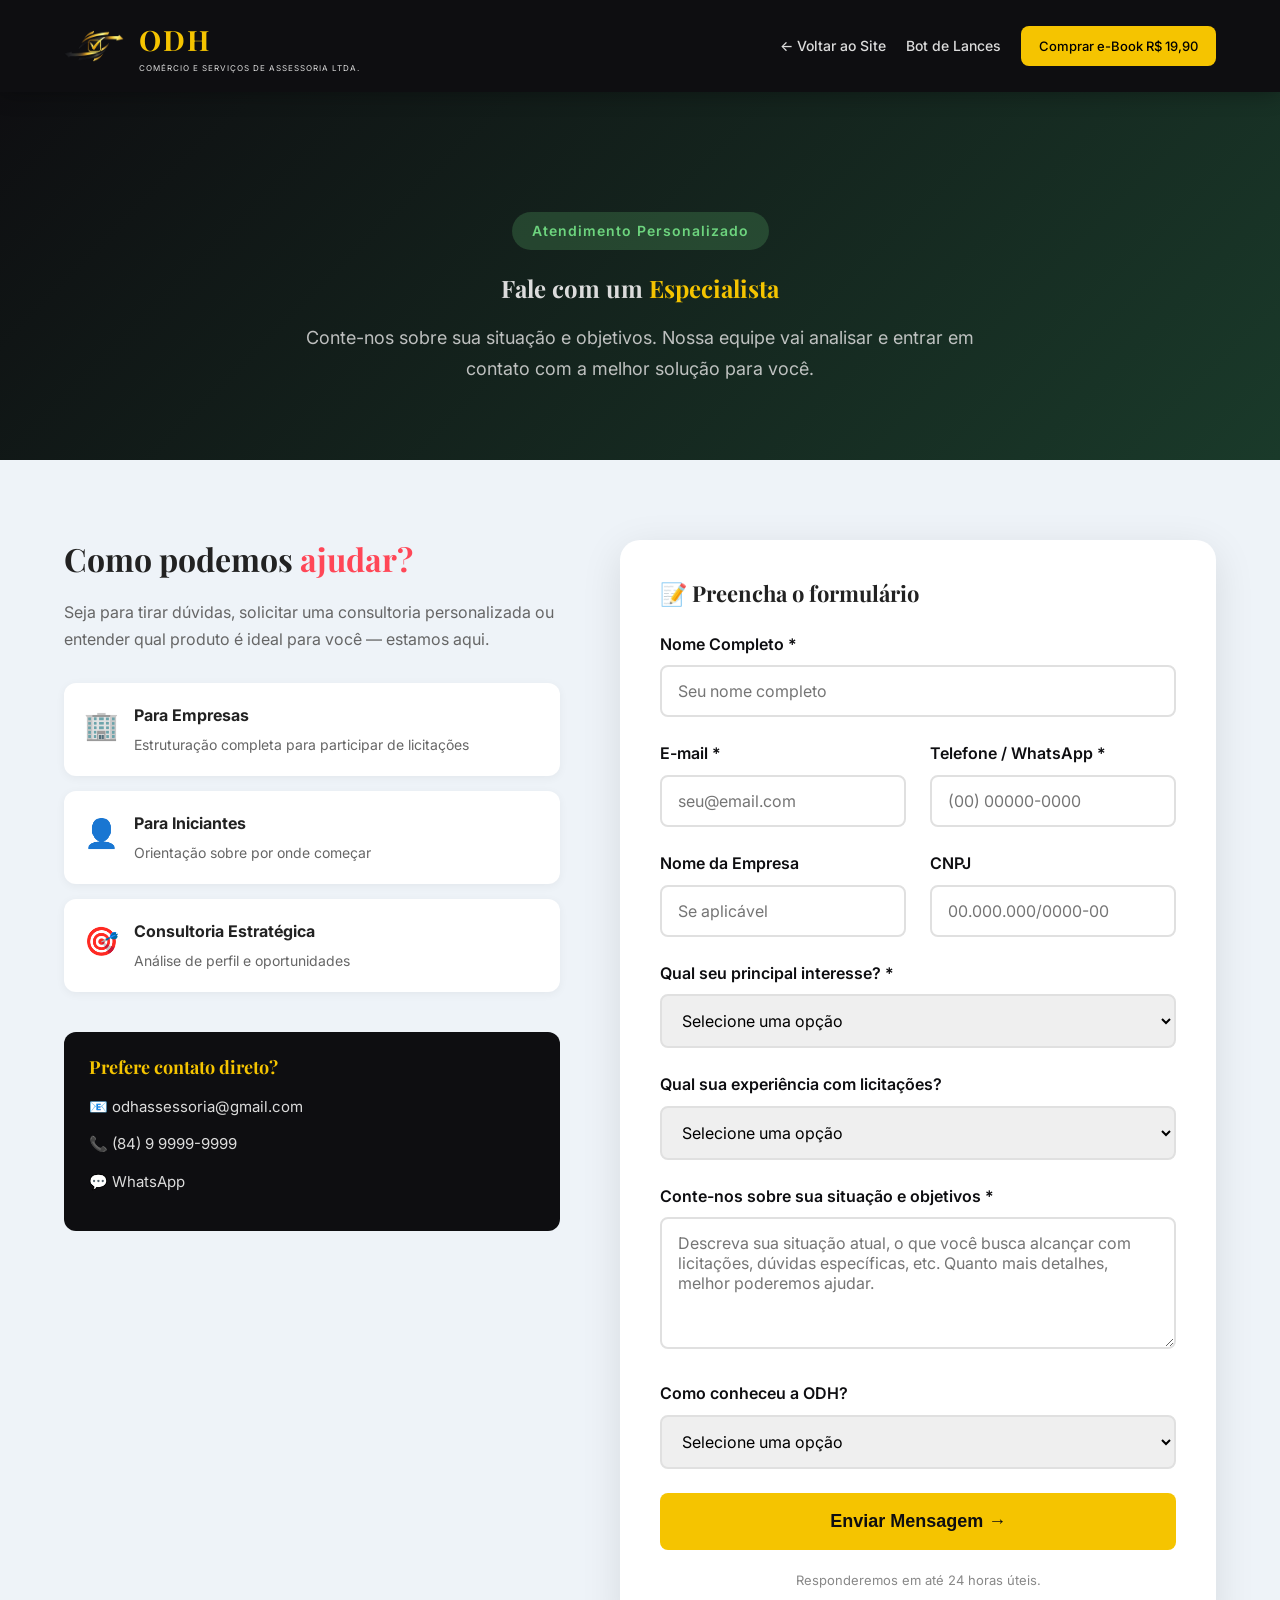
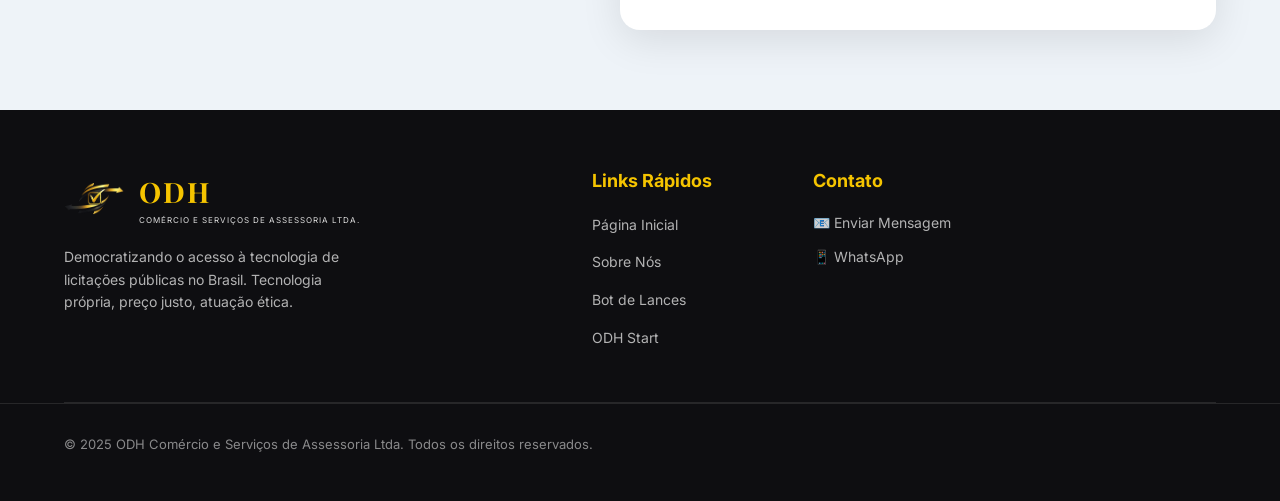
<file: contato.html>
<!DOCTYPE html>
<html lang="pt-BR">
<head>
  <meta charset="UTF-8" />
  <meta name="viewport" content="width=device-width, initial-scale=1.0" />
  <meta name="description" content="Entre em contato com a equipe ODH. Assessoria e consultoria personalizada para licitações públicas." />
  <meta name="keywords" content="contato ODH, assessoria licitações, consultoria pregão eletrônico, suporte licitações" />
  <meta name="robots" content="index, follow" />
  <title>Fale com um Especialista | ODH Assessoria</title>
  
  <!-- Google Analytics (gtag.js) -->
  <script async src="https://www.googletagmanager.com/gtag/js?id=G-39B1SR28GG"></script>
  <script>
    window.dataLayer = window.dataLayer || [];
    function gtag(){dataLayer.push(arguments);}
    gtag('js', new Date());
    gtag('config', 'G-39B1SR28GG');
  </script>
  <link rel="stylesheet" href="css/main.css" />
  <link rel="preconnect" href="https://fonts.googleapis.com">
  <link rel="preconnect" href="https://fonts.gstatic.com" crossorigin>
  <link href="https://fonts.googleapis.com/css2?family=Playfair+Display:wght@500;600;700&family=Inter:wght@300;400;500;600;700&display=swap" rel="stylesheet">
</head>
<body>

<!-- NAVBAR -->
<header class="navbar">
  <div class="container nav-content">
    <div class="logo-container">
      <a href="index.html" style="display: flex; align-items: center; gap: 15px; text-decoration: none;">
        <img src="assets/img/logo-odh.png" alt="ODH Logo" class="logo-img" />
        <div class="logo-text">
          <span class="logo-main">ODH</span>
          <span class="logo-sub">COMÉRCIO E SERVIÇOS DE ASSESSORIA LTDA.</span>
        </div>
      </a>
    </div>
    <nav class="nav-links">
      <a href="index.html">← Voltar ao Site</a>
      <a href="index.html#automacao">Bot de Lances</a>
      <a href="index.html#ebook" class="btn btn-primary btn-dark-text">Comprar e-Book R$ 19,90</a>
    </nav>
  </div>
</header>

<!-- HERO CONTATO -->
<section class="contato-hero">
  <div class="container">
    <div class="contato-hero-content">
      <span class="pill green">Atendimento Personalizado</span>
      <h1>Fale com um <span class="highlight">Especialista</span></h1>
      <p class="contato-tagline">
        Conte-nos sobre sua situação e objetivos. Nossa equipe vai analisar 
        e entrar em contato com a melhor solução para você.
      </p>
    </div>
  </div>
</section>

<!-- FORMULÁRIO DE CONTATO -->
<section class="contato-form-section">
  <div class="container">
    <div class="contato-grid">
      <div class="contato-info">
        <h2>Como podemos <span class="highlight-red">ajudar?</span></h2>
        <p>
          Seja para tirar dúvidas, solicitar uma consultoria personalizada ou 
          entender qual produto é ideal para você — estamos aqui.
        </p>

        <div class="contato-cards">
          <div class="contato-card">
            <span class="contato-card-icon">🏢</span>
            <div>
              <strong>Para Empresas</strong>
              <p>Estruturação completa para participar de licitações</p>
            </div>
          </div>

          <div class="contato-card">
            <span class="contato-card-icon">👤</span>
            <div>
              <strong>Para Iniciantes</strong>
              <p>Orientação sobre por onde começar</p>
            </div>
          </div>

          <div class="contato-card">
            <span class="contato-card-icon">🎯</span>
            <div>
              <strong>Consultoria Estratégica</strong>
              <p>Análise de perfil e oportunidades</p>
            </div>
          </div>
        </div>

        <div class="contato-direto">
          <h3>Prefere contato direto?</h3>
          <ul class="contato-lista">
            <li><a href="mailto:odhassessoria@gmail.com">📧 odhassessoria@gmail.com</a></li>
            <li><a href="tel:+5584999999999">📞 (84) 9 9999-9999</a></li>
            <li><a href="https://wa.me/5584999999999" target="_blank">💬 WhatsApp</a></li>
          </ul>
        </div>
      </div>

      <div class="contato-form-card">
        <form id="contatoForm" class="contato-form">
          <h3>📝 Preencha o formulário</h3>
          
          <div class="form-group">
            <label for="contato-nome">Nome Completo *</label>
            <input type="text" id="contato-nome" name="nome" required placeholder="Seu nome completo" />
          </div>

          <div class="form-row">
            <div class="form-group">
              <label for="contato-email">E-mail *</label>
              <input type="email" id="contato-email" name="email" required placeholder="seu@email.com" />
            </div>
            <div class="form-group">
              <label for="contato-telefone">Telefone / WhatsApp *</label>
              <input type="tel" id="contato-telefone" name="telefone" required placeholder="(00) 00000-0000" />
            </div>
          </div>

          <div class="form-row">
            <div class="form-group">
              <label for="contato-empresa">Nome da Empresa</label>
              <input type="text" id="contato-empresa" name="empresa" placeholder="Se aplicável" />
            </div>
            <div class="form-group">
              <label for="contato-cnpj">CNPJ</label>
              <input type="text" id="contato-cnpj" name="cnpj" placeholder="00.000.000/0000-00" />
            </div>
          </div>

          <div class="form-group">
            <label for="contato-interesse">Qual seu principal interesse? *</label>
            <select id="contato-interesse" name="interesse" required>
              <option value="">Selecione uma opção</option>
              <option value="bot-lances">Bot de Lances ODH Prisma Vector</option>
              <option value="ebook">e-Book LiciteFácil 8x</option>
              <option value="odhstart">ODH Start — Curso Prático</option>
              <option value="emissor">ODH Essência (Emissor NF-e)</option>
              <option value="consultoria">Consultoria / Assessoria</option>
              <option value="duvidas">Apenas tirar dúvidas</option>
              <option value="outro">Outro</option>
            </select>
          </div>

          <div class="form-group">
            <label for="contato-experiencia">Qual sua experiência com licitações?</label>
            <select id="contato-experiencia" name="experiencia">
              <option value="">Selecione uma opção</option>
              <option value="nenhuma">Nunca participei</option>
              <option value="iniciante">Já tentei, mas sem sucesso</option>
              <option value="intermediario">Já venci algumas licitações</option>
              <option value="experiente">Licito regularmente</option>
            </select>
          </div>

          <div class="form-group">
            <label for="contato-mensagem">Conte-nos sobre sua situação e objetivos *</label>
            <textarea id="contato-mensagem" name="mensagem" required rows="5" 
              placeholder="Descreva sua situação atual, o que você busca alcançar com licitações, dúvidas específicas, etc. Quanto mais detalhes, melhor poderemos ajudar."></textarea>
          </div>

          <div class="form-group">
            <label for="contato-como-conheceu">Como conheceu a ODH?</label>
            <select id="contato-como-conheceu" name="como_conheceu">
              <option value="">Selecione uma opção</option>
              <option value="google">Google / Busca</option>
              <option value="instagram">Instagram</option>
              <option value="facebook">Facebook</option>
              <option value="linkedin">LinkedIn</option>
              <option value="youtube">YouTube</option>
              <option value="indicacao">Indicação de amigo/colega</option>
              <option value="outro">Outro</option>
            </select>
          </div>

          <button type="submit" class="btn btn-primary large full-width">Enviar Mensagem →</button>
          <small class="form-note">Responderemos em até 24 horas úteis.</small>
        </form>

        <div id="contatoSuccess" class="success-message" style="display: none;">
          <span class="success-icon">✅</span>
          <h3>Mensagem enviada com sucesso!</h3>
          <p>Nossa equipe vai analisar sua solicitação e entrar em contato em breve.</p>
          <a href="index.html" class="btn btn-outline">Voltar ao Site</a>
        </div>
      </div>
    </div>
  </div>
</section>

<!-- FOOTER -->
<footer class="footer">
  <div class="container footer-content">
    <div class="footer-brand">
      <div class="logo-container">
        <img src="assets/img/logo-odh.png" alt="ODH Logo" class="logo-img" />
        <div class="logo-text">
          <span class="logo-main">ODH</span>
          <span class="logo-sub">COMÉRCIO E SERVIÇOS DE ASSESSORIA LTDA.</span>
        </div>
      </div>
      <p class="footer-tagline">
        Democratizando o acesso à tecnologia de licitações públicas no Brasil. 
        Tecnologia própria, preço justo, atuação ética.
      </p>
    </div>

    <div class="footer-links">
      <div class="footer-col">
        <h4>Links Rápidos</h4>
        <ul>
          <li><a href="index.html">Página Inicial</a></li>
          <li><a href="index.html#sobre">Sobre Nós</a></li>
          <li><a href="index.html#automacao">Bot de Lances</a></li>
          <li><a href="index.html#odhstart">ODH Start</a></li>
        </ul>
      </div>

      <div class="footer-col">
        <h4>Contato</h4>
        <ul class="contact-info">
          <li><a href="#contatoForm" title="Fale Conosco">📧 Enviar Mensagem</a></li>
          <li><a href="https://wa.me/5584999275704" target="_blank" rel="noopener" title="WhatsApp">📱 WhatsApp</a></li>
        </ul>
      </div>
    </div>
  </div>

  <div class="footer-bottom">
    <div class="container">
      <p>© 2025 ODH Comércio e Serviços de Assessoria Ltda. Todos os direitos reservados.</p>
    </div>
  </div>
</footer>

<script>
// Salvar leads de contato em localStorage e gerar arquivo JSON
document.getElementById('contatoForm').addEventListener('submit', function(e) {
  e.preventDefault();
  
  const formData = {
    nome: document.getElementById('contato-nome').value,
    email: document.getElementById('contato-email').value,
    telefone: document.getElementById('contato-telefone').value,
    empresa: document.getElementById('contato-empresa').value,
    cnpj: document.getElementById('contato-cnpj').value,
    interesse: document.getElementById('contato-interesse').value,
    experiencia: document.getElementById('contato-experiencia').value,
    mensagem: document.getElementById('contato-mensagem').value,
    como_conheceu: document.getElementById('contato-como-conheceu').value,
    data: new Date().toISOString(),
    status: 'novo'
  };
  
  // Salvar no localStorage
  let leads = JSON.parse(localStorage.getItem('odh_leads_contato') || '[]');
  leads.push(formData);
  localStorage.setItem('odh_leads_contato', JSON.stringify(leads));
  
  // Mostrar mensagem de sucesso
  document.getElementById('contatoForm').style.display = 'none';
  document.getElementById('contatoSuccess').style.display = 'block';
  
  // Scroll para o topo da mensagem de sucesso
  document.getElementById('contatoSuccess').scrollIntoView({ behavior: 'smooth' });
});

// Função para exportar leads (pode ser chamada no console do navegador)
function exportarLeads() {
  const leadsContato = JSON.parse(localStorage.getItem('odh_leads_contato') || '[]');
  const leadsEssencia = JSON.parse(localStorage.getItem('odh_leads_essencia') || '[]');
  
  const todosLeads = {
    contato: leadsContato,
    essencia: leadsEssencia,
    exportado_em: new Date().toISOString()
  };
  
  const dataStr = JSON.stringify(todosLeads, null, 2);
  const dataUri = 'data:application/json;charset=utf-8,'+ encodeURIComponent(dataStr);
  
  const exportFileDefaultName = 'odh_leads_' + new Date().toISOString().split('T')[0] + '.json';
  
  const linkElement = document.createElement('a');
  linkElement.setAttribute('href', dataUri);
  linkElement.setAttribute('download', exportFileDefaultName);
  linkElement.click();
  
  console.log('Leads exportados:', todosLeads);
  return todosLeads;
}

// Função para visualizar leads no console
function verLeads() {
  const leadsContato = JSON.parse(localStorage.getItem('odh_leads_contato') || '[]');
  const leadsEssencia = JSON.parse(localStorage.getItem('odh_leads_essencia') || '[]');
  
  console.log('=== LEADS DE CONTATO ===');
  console.table(leadsContato);
  console.log('=== LEADS ODH ESSÊNCIA ===');
  console.table(leadsEssencia);
  
  return { contato: leadsContato, essencia: leadsEssencia };
}
</script>
</body>
</html>
</file>
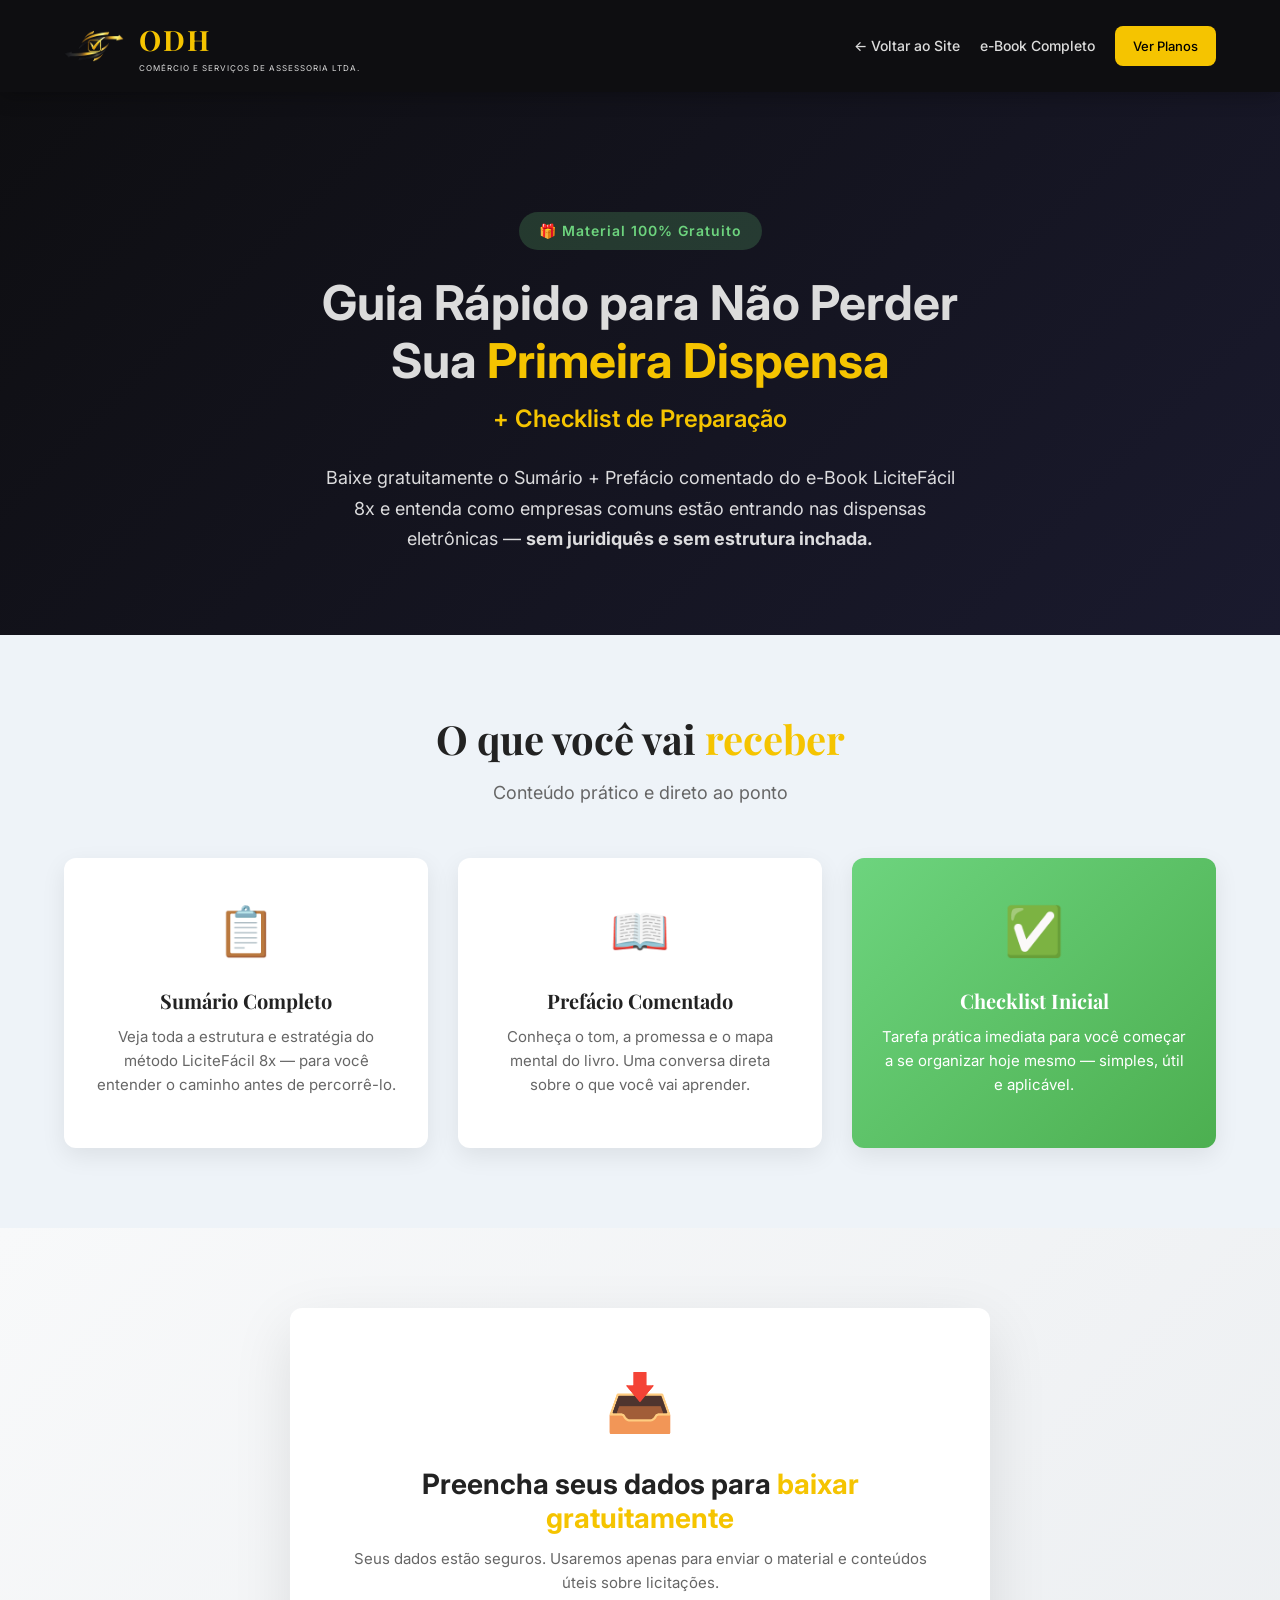
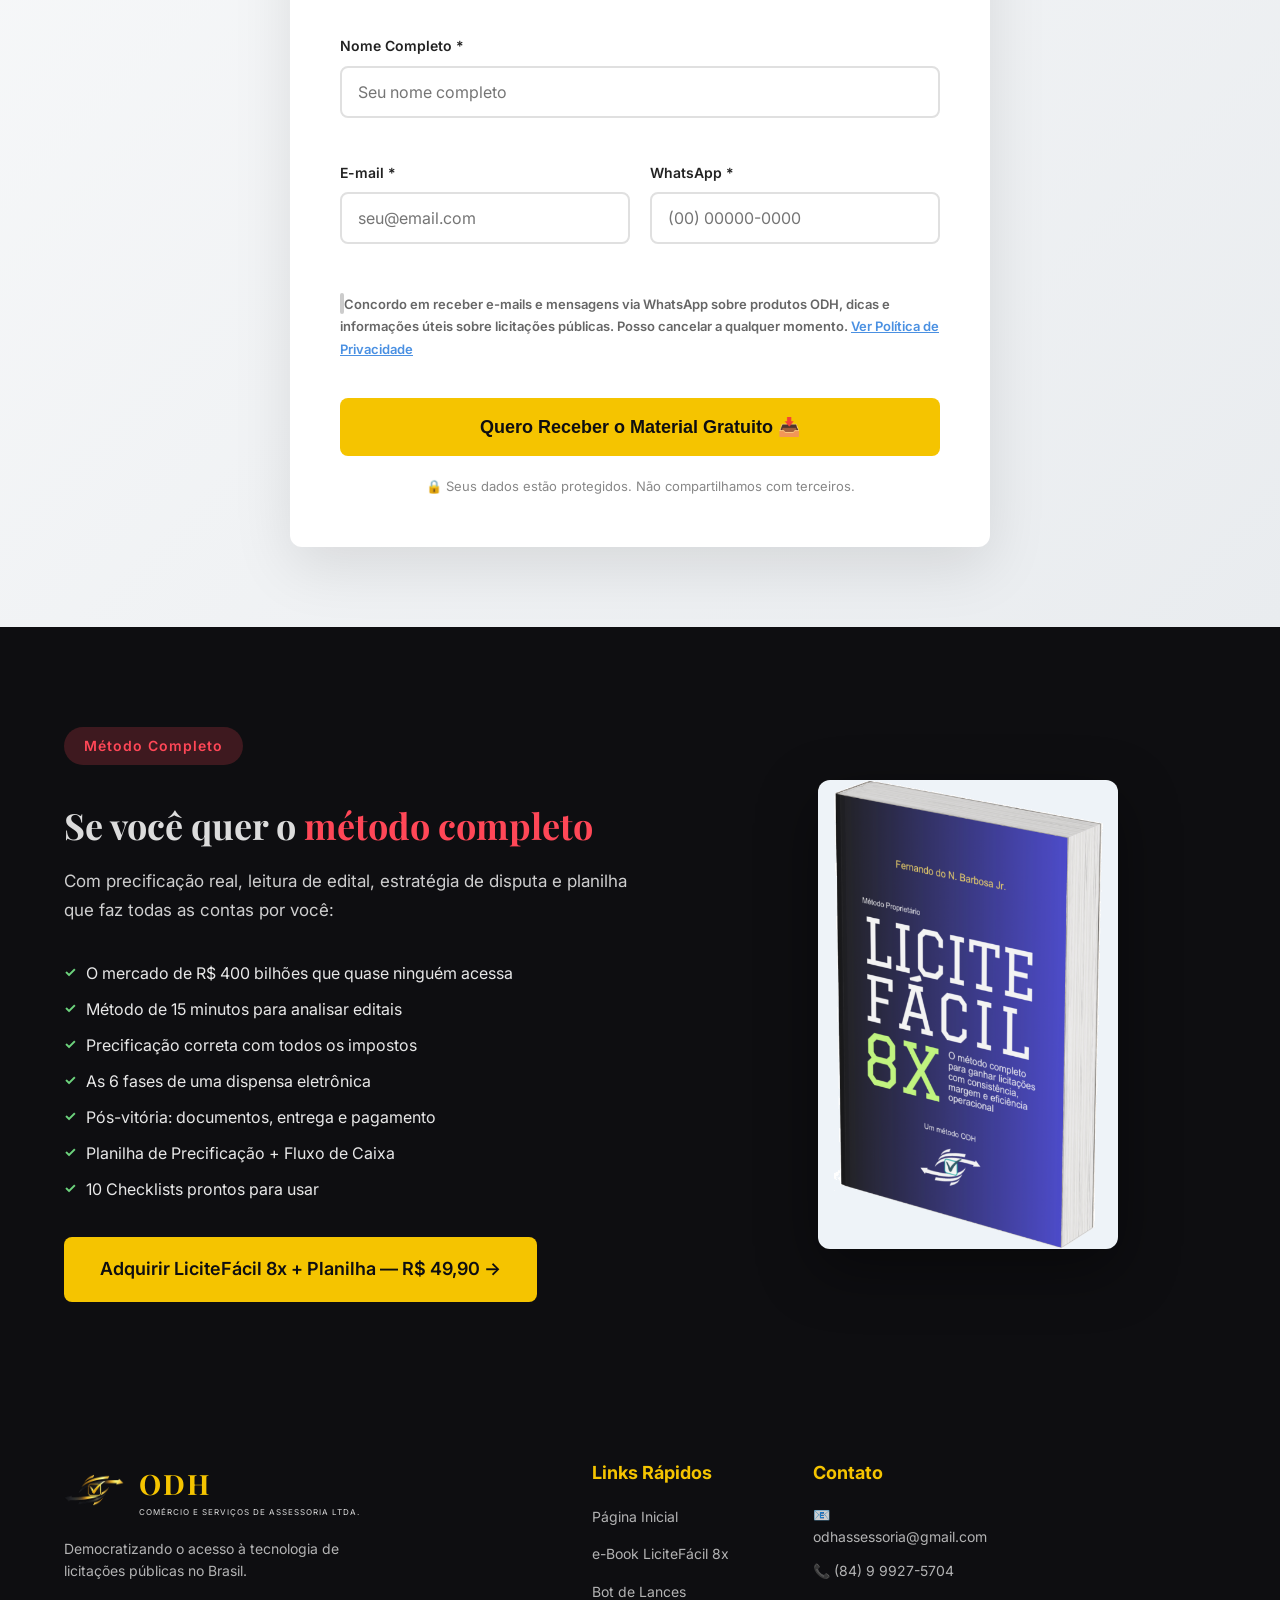
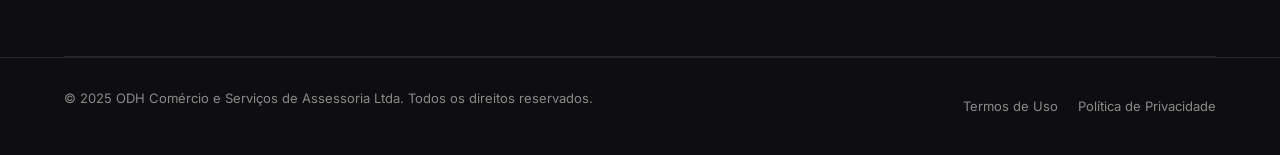
<file: download-gratuito.html>
<!DOCTYPE html>
<html lang="pt-BR">
<head>
  <meta charset="UTF-8" />
  <meta name="viewport" content="width=device-width, initial-scale=1.0" />
  <meta name="description" content="Baixe gratuitamente o Guia Rápido para Não Perder Sua Primeira Dispensa + Checklist de Preparação. Sumário, Prefácio e Checklist inicial do e-Book LiciteFácil 8x." />
  <title>Material Gratuito | ODH - Guia Rápido + Checklist</title>
  <link rel="stylesheet" href="css/main.css" />
  <link rel="preconnect" href="https://fonts.googleapis.com">
  <link rel="preconnect" href="https://fonts.gstatic.com" crossorigin>
  <link href="https://fonts.googleapis.com/css2?family=Playfair+Display:wght@500;600;700&family=Inter:wght@300;400;500;600;700&display=swap" rel="stylesheet">
</head>
<body>

<!-- NAVBAR -->
<header class="navbar">
  <div class="container nav-content">
    <div class="logo-container">
      <a href="index.html" style="display: flex; align-items: center; gap: 15px; text-decoration: none;">
        <img src="assets/img/logo-odh.png" alt="ODH Logo" class="logo-img" />
        <div class="logo-text">
          <span class="logo-main">ODH</span>
          <span class="logo-sub">COMÉRCIO E SERVIÇOS DE ASSESSORIA LTDA.</span>
        </div>
      </a>
    </div>
    <nav class="nav-links">
      <a href="index.html">← Voltar ao Site</a>
      <a href="index.html#ebook">e-Book Completo</a>
      <a href="index.html#automacao" class="btn btn-primary btn-dark-text">Ver Planos</a>
    </nav>
  </div>
</header>

<!-- HERO DOWNLOAD -->
<section class="download-hero">
  <div class="container">
    <div class="download-hero-content">
      <span class="pill green">🎁 Material 100% Gratuito</span>
      <h1>Guia Rápido para Não Perder<br>Sua <span class="highlight">Primeira Dispensa</span></h1>
      <p class="download-tagline">+ Checklist de Preparação</p>
      <p class="download-description">
        Baixe gratuitamente o Sumário + Prefácio comentado do e-Book LiciteFácil 8x 
        e entenda como empresas comuns estão entrando nas dispensas eletrônicas — 
        <strong>sem juridiquês e sem estrutura inchada.</strong>
      </p>
    </div>
  </div>
</section>

<!-- O QUE VOCÊ VAI RECEBER -->
<section class="download-content-section">
  <div class="container">
    <div class="section-header center">
      <h2>O que você vai <span class="highlight">receber</span></h2>
      <p class="subtitle">Conteúdo prático e direto ao ponto</p>
    </div>

    <div class="download-benefits-grid">
      <div class="download-benefit-card">
        <span class="download-benefit-icon">📋</span>
        <h3>Sumário Completo</h3>
        <p>Veja toda a estrutura e estratégia do método LiciteFácil 8x — para você entender o caminho antes de percorrê-lo.</p>
      </div>

      <div class="download-benefit-card">
        <span class="download-benefit-icon">📖</span>
        <h3>Prefácio Comentado</h3>
        <p>Conheça o tom, a promessa e o mapa mental do livro. Uma conversa direta sobre o que você vai aprender.</p>
      </div>

      <div class="download-benefit-card highlight-card">
        <span class="download-benefit-icon">✅</span>
        <h3>Checklist Inicial</h3>
        <p>Tarefa prática imediata para você começar a se organizar hoje mesmo — simples, útil e aplicável.</p>
      </div>
    </div>
  </div>
</section>

<!-- FORMULÁRIO DE DOWNLOAD -->
<section id="form-download" class="download-form-section">
  <div class="container">
    <div class="download-form-card">
      <div class="download-form-header">
        <span class="download-form-icon">📥</span>
        <h2>Preencha seus dados para <span class="highlight">baixar gratuitamente</span></h2>
        <p>Seus dados estão seguros. Usaremos apenas para enviar o material e conteúdos úteis sobre licitações.</p>
      </div>

      <form id="downloadForm" class="download-form">
        <div class="form-row">
          <div class="form-group">
            <label for="download-name">Nome Completo *</label>
            <input type="text" id="download-name" name="nome" required placeholder="Seu nome completo" />
          </div>
        </div>

        <div class="form-row">
          <div class="form-group">
            <label for="download-email">E-mail *</label>
            <input type="email" id="download-email" name="email" required placeholder="seu@email.com" />
          </div>
          <div class="form-group">
            <label for="download-whatsapp">WhatsApp *</label>
            <input type="tel" id="download-whatsapp" name="whatsapp" required placeholder="(00) 00000-0000" />
          </div>
        </div>

        <div class="form-group checkbox-group">
          <label class="checkbox-label">
            <input type="checkbox" id="download-consent" name="consent" required />
            <span class="checkbox-custom"></span>
            <span class="checkbox-text">
              Concordo em receber e-mails e mensagens via WhatsApp sobre produtos ODH, 
              dicas e informações úteis sobre licitações públicas. Posso cancelar a qualquer momento.
              <a href="#privacidade" class="link-privacy">Ver Política de Privacidade</a>
            </span>
          </label>
        </div>

        <button type="submit" class="btn btn-primary large full-width" id="btn-submit-download">
          Quero Receber o Material Gratuito 📥
        </button>

        <small class="form-note">
          🔒 Seus dados estão protegidos. Não compartilhamos com terceiros.
        </small>
      </form>

      <!-- Área de Download (aparece após envio) -->
      <div id="downloadArea" class="download-success-area" style="display: none;">
        <div class="success-icon-large">✅</div>
        <h3>Cadastro realizado com sucesso!</h3>
        <p>Seu material está pronto para download. Clique no botão abaixo:</p>
        
        <a href="assets/downloads/guia-rapido-licitefacil.txt" 
           download="Guia-Rapido-LiciteFacil-ODH.txt" 
           class="btn btn-primary large download-btn"
           id="btn-download-file">
          📥 Baixar Guia Rápido + Checklist
        </a>

        <div class="post-download-cta">
          <p>Gostou do conteúdo? O método completo está no e-Book LiciteFácil 8x:</p>
          <ul class="checklist green">
            <li>Precificação correta (DIFAL, frete, margem real)</li>
            <li>As 6 fases de uma dispensa eletrônica</li>
            <li>Pós-vitória: documentos, entrega e pagamento</li>
            <li>Planilha de Precificação Completa inclusa</li>
          </ul>
          <a href="index.html#ebook" class="btn btn-outline large">
            Quero o Método Completo — R$ 49,90 →
          </a>
        </div>
      </div>
    </div>
  </div>
</section>

<!-- SOBRE O EBOOK COMPLETO -->
<section class="download-ebook-preview">
  <div class="container">
    <div class="ebook-preview-grid">
      <div class="ebook-preview-content">
        <span class="pill red">Método Completo</span>
        <h2>Se você quer o <span class="highlight-red">método completo</span></h2>
        <p>
          Com precificação real, leitura de edital, estratégia de disputa e planilha 
          que faz todas as contas por você:
        </p>

        <ul class="checklist green">
          <li>O mercado de R$ 400 bilhões que quase ninguém acessa</li>
          <li>Método de 15 minutos para analisar editais</li>
          <li>Precificação correta com todos os impostos</li>
          <li>As 6 fases de uma dispensa eletrônica</li>
          <li>Pós-vitória: documentos, entrega e pagamento</li>
          <li>Planilha de Precificação + Fluxo de Caixa</li>
          <li>10 Checklists prontos para usar</li>
        </ul>

        <a href="index.html#ebook" class="btn btn-primary large">
          Adquirir LiciteFácil 8x + Planilha — R$ 49,90 →
        </a>
      </div>

      <div class="ebook-preview-visual">
        <img src="assets/img/capa-ebook-licitefacil8x.png" alt="e-Book LiciteFácil 8x" class="ebook-preview-cover" />
      </div>
    </div>
  </div>
</section>

<!-- FOOTER -->
<footer class="footer">
  <div class="container footer-content">
    <div class="footer-brand">
      <div class="logo-container">
        <img src="assets/img/logo-odh.png" alt="ODH Logo" class="logo-img" />
        <div class="logo-text">
          <span class="logo-main">ODH</span>
          <span class="logo-sub">COMÉRCIO E SERVIÇOS DE ASSESSORIA LTDA.</span>
        </div>
      </div>
      <p class="footer-tagline">
        Democratizando o acesso à tecnologia de licitações públicas no Brasil.
      </p>
    </div>

    <div class="footer-links">
      <div class="footer-col">
        <h4>Links Rápidos</h4>
        <ul>
          <li><a href="index.html">Página Inicial</a></li>
          <li><a href="index.html#ebook">e-Book LiciteFácil 8x</a></li>
          <li><a href="index.html#automacao">Bot de Lances</a></li>
        </ul>
      </div>

      <div class="footer-col">
        <h4>Contato</h4>
        <ul class="contact-info">
          <li><a href="mailto:odhassessoria@gmail.com">📧 odhassessoria@gmail.com</a></li>
          <li><a href="tel:+5584999275704">📞 (84) 9 9927-5704</a></li>
        </ul>
      </div>
    </div>
  </div>

  <div class="footer-bottom">
    <div class="container">
      <p>© 2025 ODH Comércio e Serviços de Assessoria Ltda. Todos os direitos reservados.</p>
      <div class="footer-legal">
        <a href="#termos">Termos de Uso</a>
        <a href="#privacidade">Política de Privacidade</a>
      </div>
    </div>
  </div>
</footer>

<script>
// Gerenciar formulário de download e salvar leads
document.getElementById('downloadForm').addEventListener('submit', function(e) {
  e.preventDefault();
  
  // Validar se todos os campos obrigatórios estão preenchidos
  const nome = document.getElementById('download-name').value.trim();
  const email = document.getElementById('download-email').value.trim();
  const whatsapp = document.getElementById('download-whatsapp').value.trim();
  const consent = document.getElementById('download-consent').checked;
  
  if (!nome || !email || !whatsapp) {
    alert('Por favor, preencha todos os campos obrigatórios.');
    return;
  }
  
  if (!consent) {
    alert('Você precisa aceitar os termos para baixar o material.');
    return;
  }
  
  // Validar formato de e-mail
  const emailRegex = /^[^\s@]+@[^\s@]+\.[^\s@]+$/;
  if (!emailRegex.test(email)) {
    alert('Por favor, informe um e-mail válido.');
    return;
  }
  
  const formData = {
    nome: nome,
    email: email,
    whatsapp: whatsapp,
    consentimento: consent,
    produto: 'Guia Rápido Gratuito',
    data: new Date().toISOString(),
    origem: 'download-gratuito'
  };
  
  // Salvar no localStorage (pode ser integrado com backend/API depois)
  let leads = JSON.parse(localStorage.getItem('odh_leads_gratuito') || '[]');
  leads.push(formData);
  localStorage.setItem('odh_leads_gratuito', JSON.stringify(leads));
  
  // Esconder formulário e mostrar área de download
  document.getElementById('downloadForm').style.display = 'none';
  document.getElementById('downloadArea').style.display = 'block';
  
  // Scroll para área de download
  document.getElementById('downloadArea').scrollIntoView({ behavior: 'smooth', block: 'center' });
});

// Máscara para telefone
document.getElementById('download-whatsapp').addEventListener('input', function(e) {
  let value = e.target.value.replace(/\D/g, '');
  if (value.length > 11) value = value.slice(0, 11);
  
  if (value.length > 6) {
    value = `(${value.slice(0,2)}) ${value.slice(2,7)}-${value.slice(7)}`;
  } else if (value.length > 2) {
    value = `(${value.slice(0,2)}) ${value.slice(2)}`;
  } else if (value.length > 0) {
    value = `(${value}`;
  }
  
  e.target.value = value;
});

// Função para o botão de download
document.getElementById('btn-download-file').addEventListener('click', function(e) {
  // O download vai acontecer automaticamente pelo atributo download
  // Aqui você pode adicionar tracking ou outras ações
  console.log('Download iniciado');
});
</script>
</body>
</html>
</file>
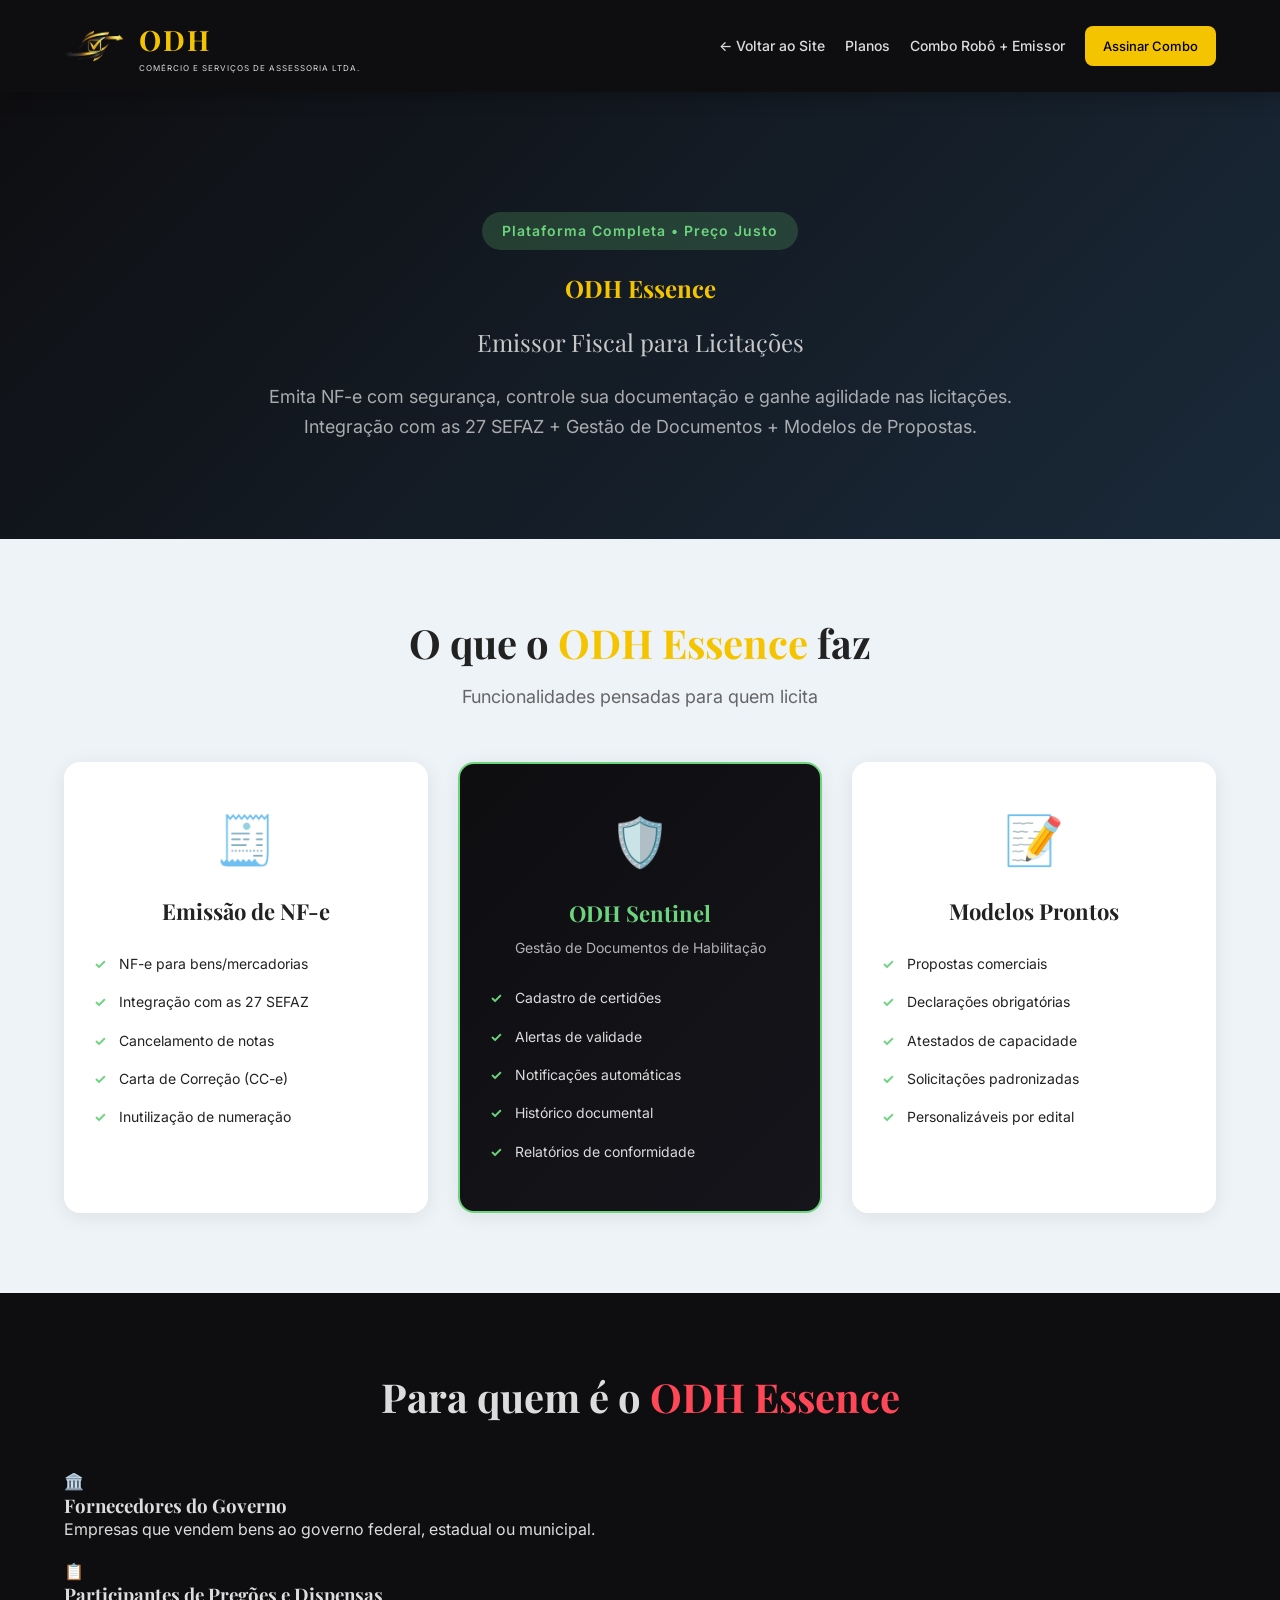
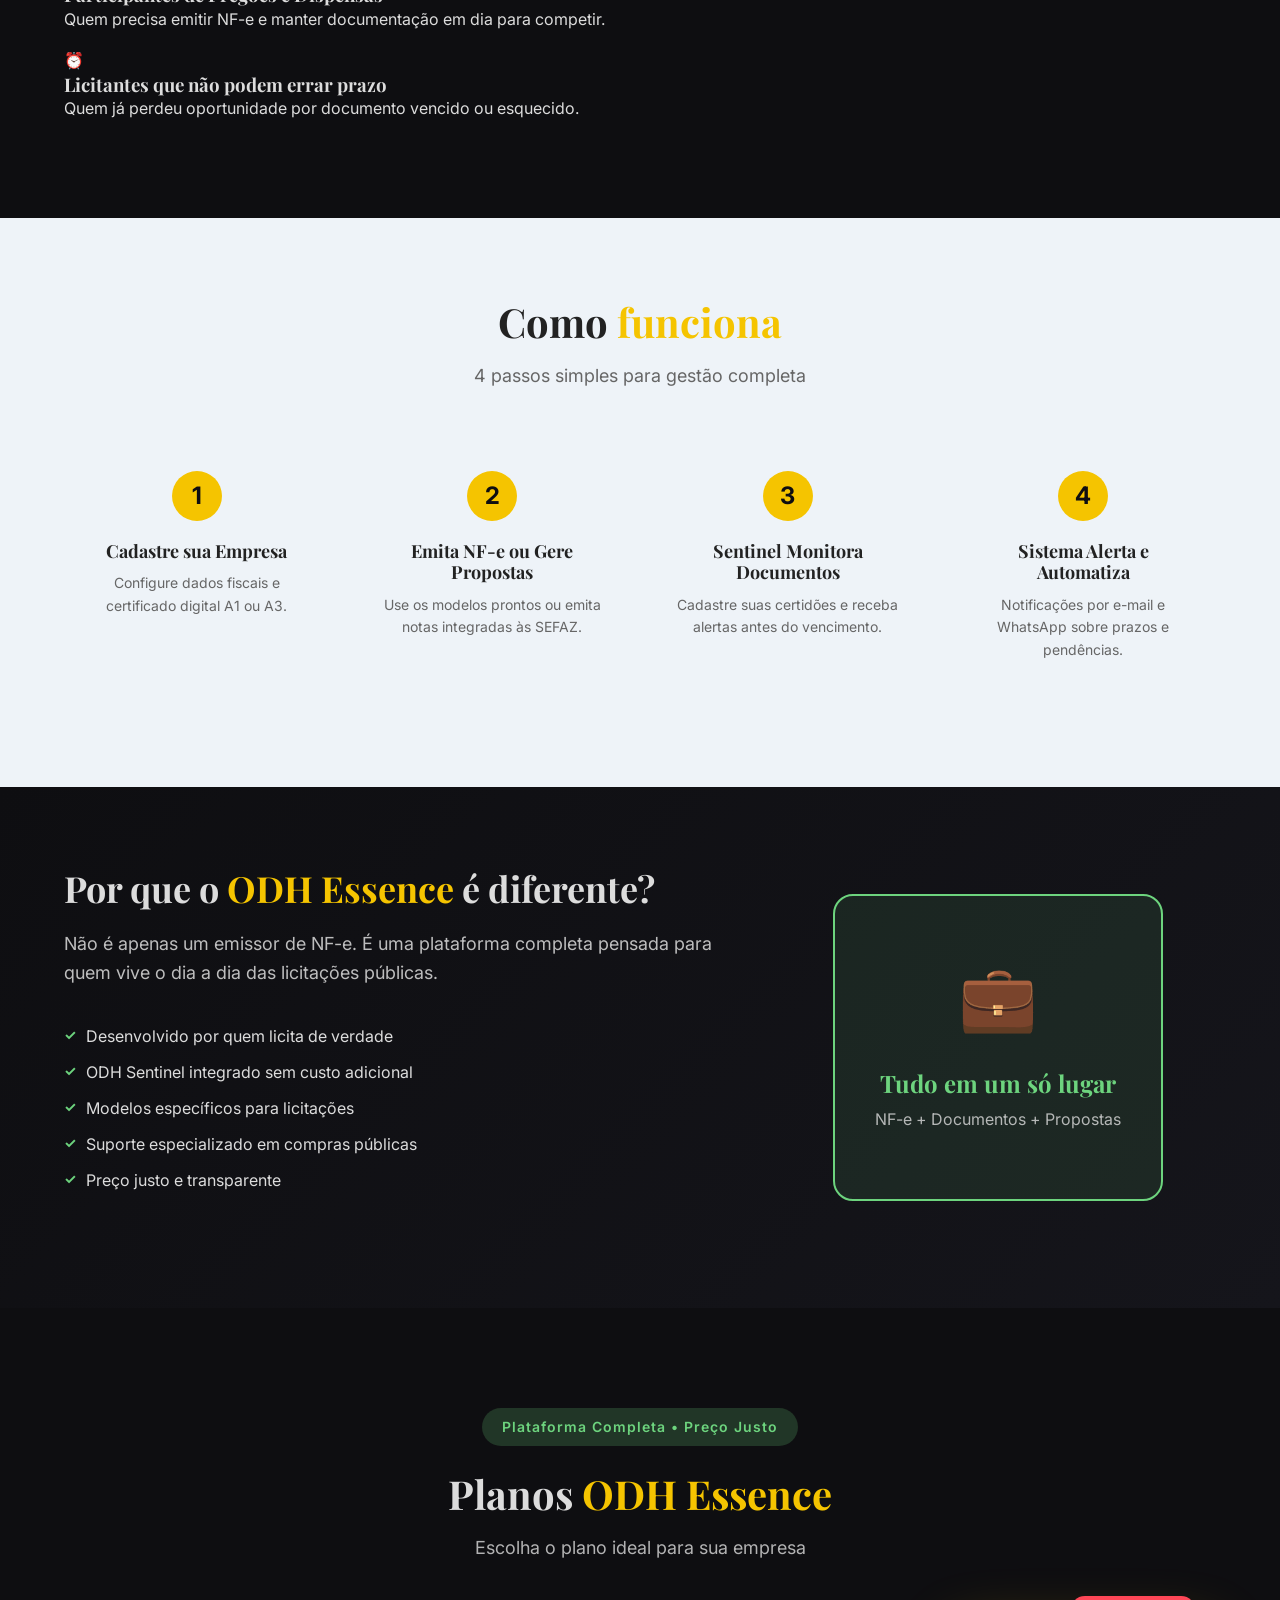
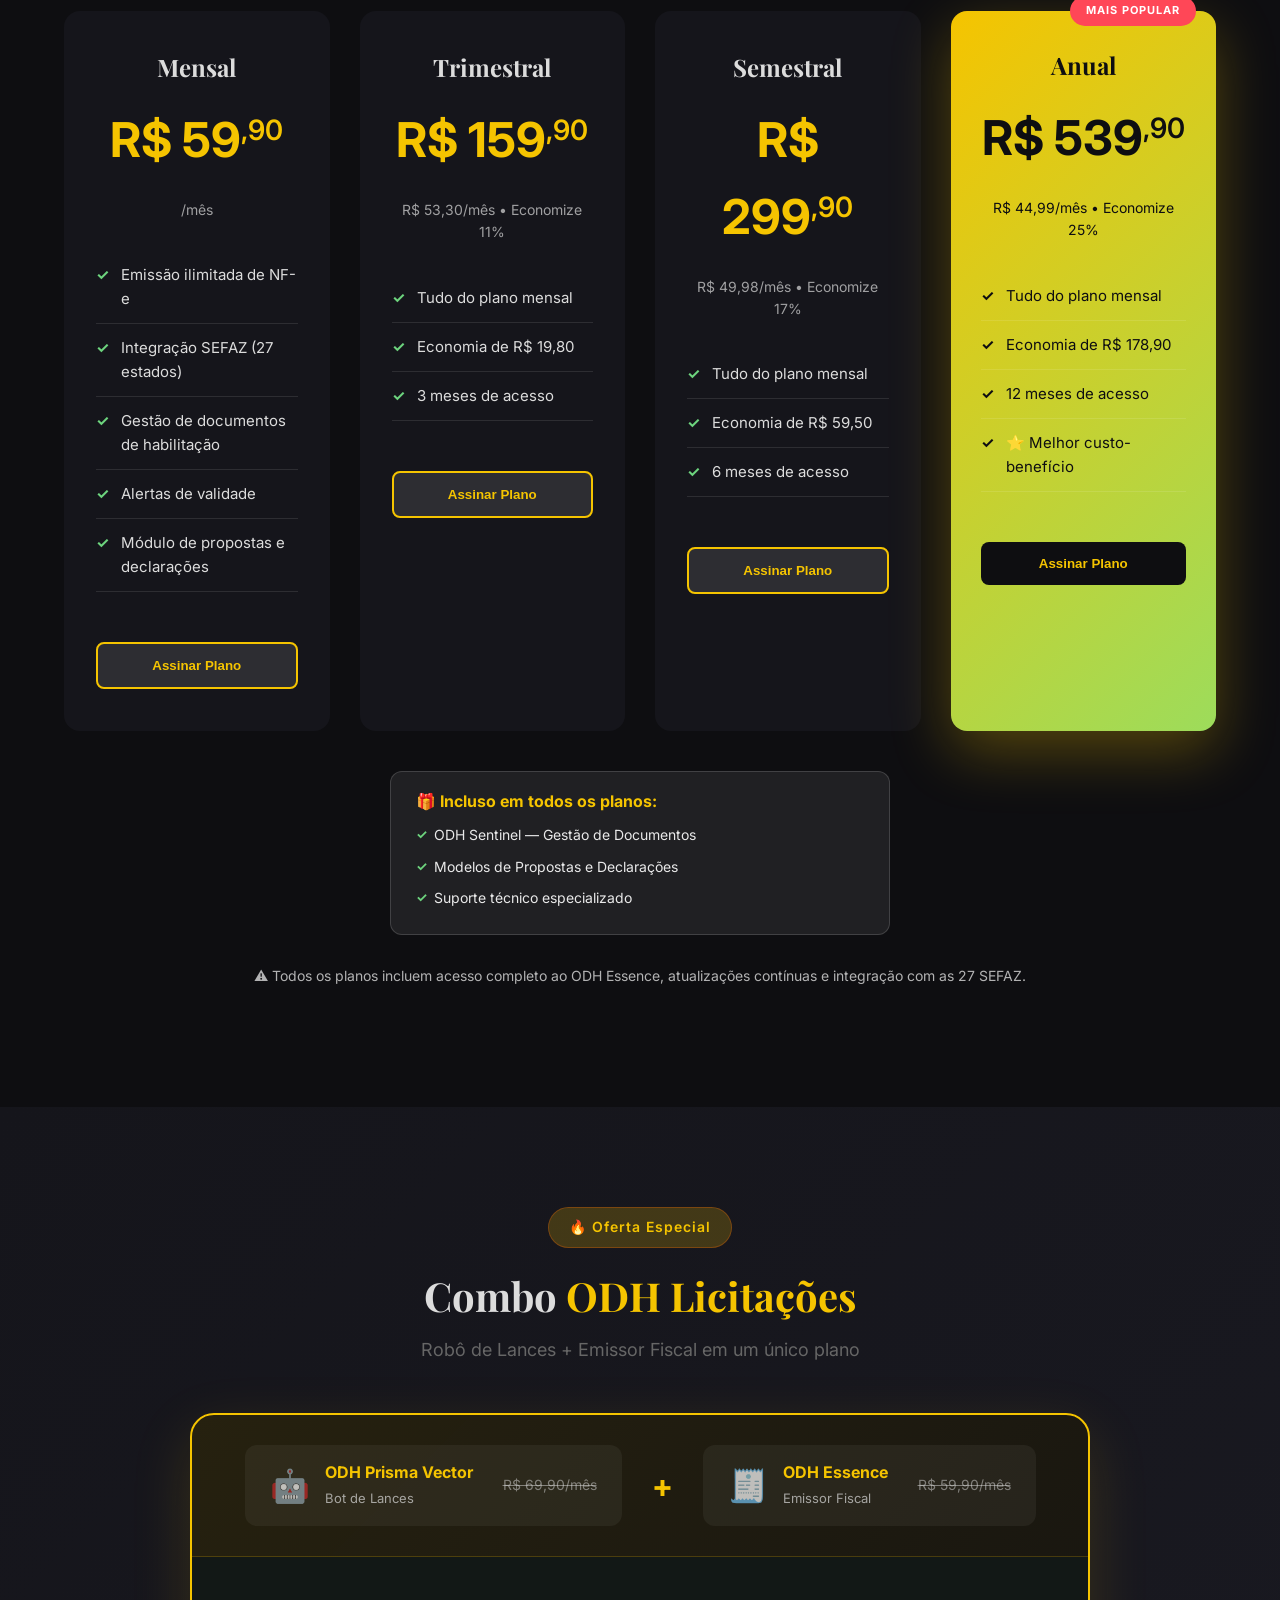
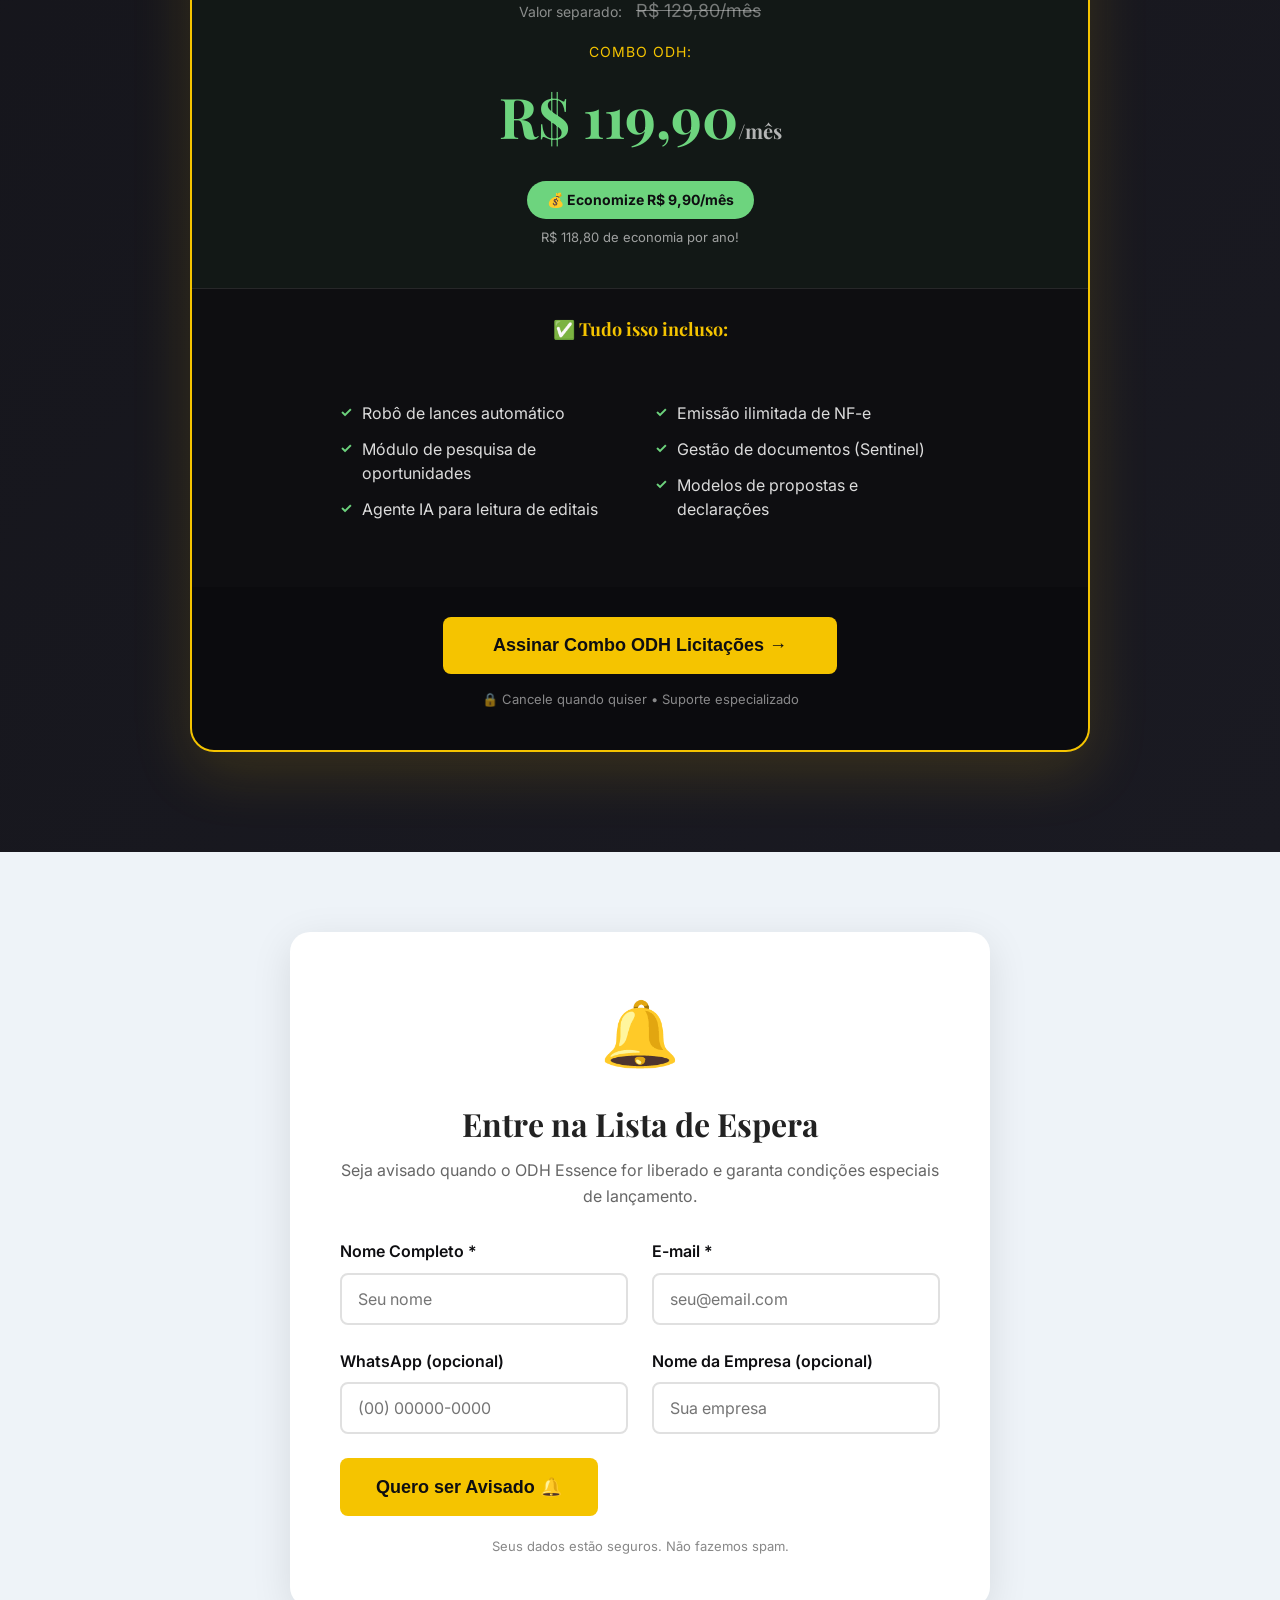
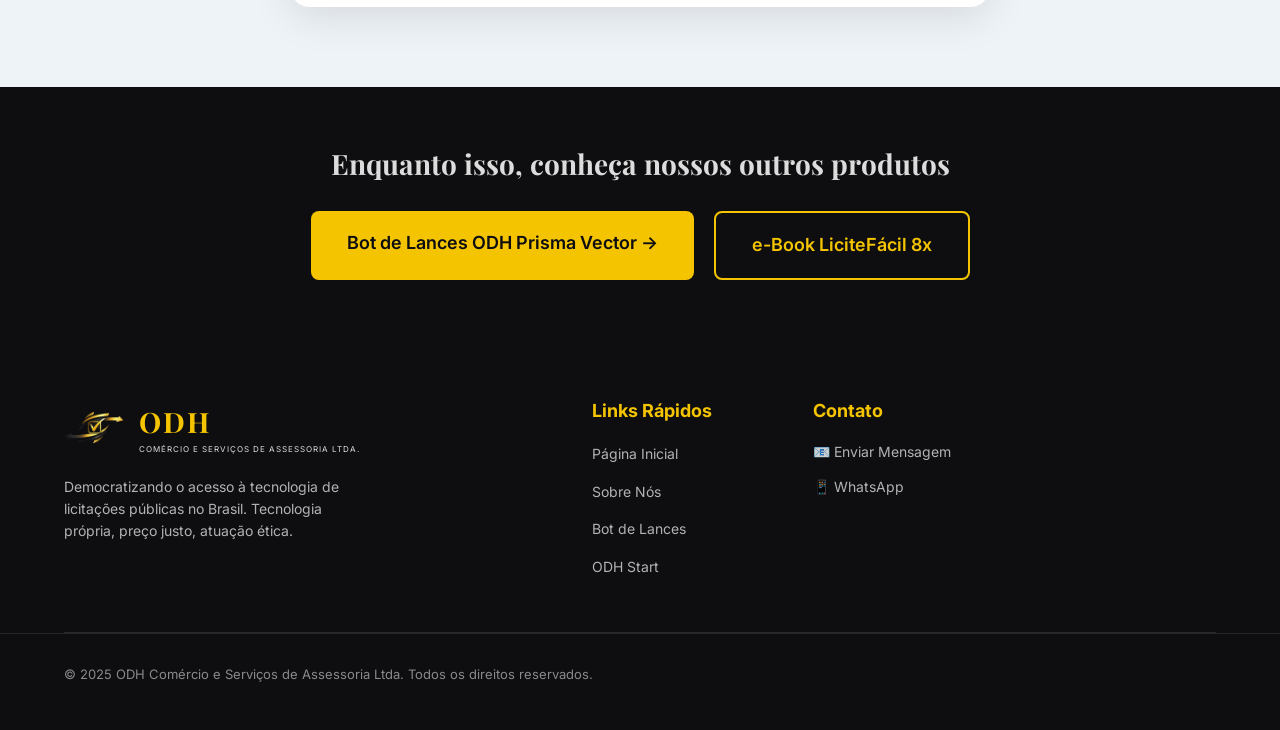
<file: emissor-nfe.html>
<!DOCTYPE html>
<html lang="pt-BR">
<head>
  <meta charset="UTF-8" />
  <meta name="viewport" content="width=device-width, initial-scale=1.0" />
  <meta name="description" content="ODH Essence - Plataforma fiscal e documental para licitações públicas. Emissão de NF-e integrada às 27 SEFAZ + ODH Sentinel para gestão de documentos." />
  <meta name="keywords" content="emissor nfe, nota fiscal eletrônica, nfe licitações, SEFAZ, ODH Essence, gestão fiscal" />
  <meta name="robots" content="index, follow" />
  <title>ODH Essence | Emissor de NF-e para Licitações</title>
  
  <!-- Google Analytics (gtag.js) -->
  <script async src="https://www.googletagmanager.com/gtag/js?id=G-39B1SR28GG"></script>
  <script>
    window.dataLayer = window.dataLayer || [];
    function gtag(){dataLayer.push(arguments);}
    gtag('js', new Date());
    gtag('config', 'G-39B1SR28GG');
  </script>
  <link rel="stylesheet" href="css/main.css" />
  <link rel="preconnect" href="https://fonts.googleapis.com">
  <link rel="preconnect" href="https://fonts.gstatic.com" crossorigin>
  <link href="https://fonts.googleapis.com/css2?family=Playfair+Display:wght@500;600;700&family=Inter:wght@300;400;500;600;700&display=swap" rel="stylesheet">
</head>
<body>

<!-- NAVBAR -->
<header class="navbar">
  <div class="container nav-content">
    <div class="logo-container">
      <a href="index.html" style="display: flex; align-items: center; gap: 15px; text-decoration: none;">
        <img src="assets/img/logo-odh.png" alt="ODH Logo" class="logo-img" />
        <div class="logo-text">
          <span class="logo-main">ODH</span>
          <span class="logo-sub">COMÉRCIO E SERVIÇOS DE ASSESSORIA LTDA.</span>
        </div>
      </a>
    </div>
    <nav class="nav-links">
      <a href="index.html">← Voltar ao Site</a>
      <a href="#planos-emissor">Planos</a>
      <a href="#combo">Combo Robô + Emissor</a>
      <a href="#combo" class="btn btn-primary btn-dark-text">Assinar Combo</a>
    </nav>
  </div>
</header>

<!-- HERO ESSENCE -->
<section class="essencia-hero">
  <div class="container">
    <div class="essencia-hero-content">
      <span class="pill green">Plataforma Completa • Preço Justo</span>
      <h1><span class="highlight">ODH Essence</span></h1>
      <p class="essencia-tagline">Emissor Fiscal para Licitações</p>
      <p class="essencia-description">
        Emita NF-e com segurança, controle sua documentação e ganhe agilidade nas licitações. 
        Integração com as 27 SEFAZ + Gestão de Documentos + Modelos de Propostas.
      </p>
    </div>
  </div>
</section>

<!-- O QUE FAZ -->
<section class="essencia-features">
  <div class="container">
    <div class="section-header center">
      <h2>O que o <span class="highlight">ODH Essence</span> faz</h2>
      <p class="subtitle">Funcionalidades pensadas para quem licita</p>
    </div>

    <div class="features-grid-3">
      <div class="feature-box">
        <span class="feature-icon-large">🧾</span>
        <h3>Emissão de NF-e</h3>
        <ul class="feature-list">
          <li>NF-e para bens/mercadorias</li>
          <li>Integração com as 27 SEFAZ</li>
          <li>Cancelamento de notas</li>
          <li>Carta de Correção (CC-e)</li>
          <li>Inutilização de numeração</li>
        </ul>
      </div>

      <div class="feature-box highlight-box">
        <span class="feature-icon-large">🛡️</span>
        <h3>ODH Sentinel</h3>
        <p class="feature-subtitle">Gestão de Documentos de Habilitação</p>
        <ul class="feature-list">
          <li>Cadastro de certidões</li>
          <li>Alertas de validade</li>
          <li>Notificações automáticas</li>
          <li>Histórico documental</li>
          <li>Relatórios de conformidade</li>
        </ul>
      </div>

      <div class="feature-box">
        <span class="feature-icon-large">📝</span>
        <h3>Modelos Prontos</h3>
        <ul class="feature-list">
          <li>Propostas comerciais</li>
          <li>Declarações obrigatórias</li>
          <li>Atestados de capacidade</li>
          <li>Solicitações padronizadas</li>
          <li>Personalizáveis por edital</li>
        </ul>
      </div>
    </div>
  </div>
</section>

<!-- PARA QUEM É -->
<section class="essencia-audience">
  <div class="container">
    <div class="section-header center">
      <h2>Para quem é o <span class="highlight-red">ODH Essence</span></h2>
    </div>

    <div class="audience-grid">
      <div class="audience-card">
        <span class="audience-icon">🏛️</span>
        <h3>Fornecedores do Governo</h3>
        <p>Empresas que vendem bens ao governo federal, estadual ou municipal.</p>
      </div>

      <div class="audience-card">
        <span class="audience-icon">📋</span>
        <h3>Participantes de Pregões e Dispensas</h3>
        <p>Quem precisa emitir NF-e e manter documentação em dia para competir.</p>
      </div>

      <div class="audience-card">
        <span class="audience-icon">⏰</span>
        <h3>Licitantes que não podem errar prazo</h3>
        <p>Quem já perdeu oportunidade por documento vencido ou esquecido.</p>
      </div>
    </div>
  </div>
</section>

<!-- COMO FUNCIONA -->
<section class="essencia-howto">
  <div class="container">
    <div class="section-header center">
      <h2>Como <span class="highlight">funciona</span></h2>
      <p class="subtitle">4 passos simples para gestão completa</p>
    </div>

    <div class="steps-grid">
      <div class="step-card">
        <span class="step-number">1</span>
        <h3>Cadastre sua Empresa</h3>
        <p>Configure dados fiscais e certificado digital A1 ou A3.</p>
      </div>

      <div class="step-card">
        <span class="step-number">2</span>
        <h3>Emita NF-e ou Gere Propostas</h3>
        <p>Use os modelos prontos ou emita notas integradas às SEFAZ.</p>
      </div>

      <div class="step-card">
        <span class="step-number">3</span>
        <h3>Sentinel Monitora Documentos</h3>
        <p>Cadastre suas certidões e receba alertas antes do vencimento.</p>
      </div>

      <div class="step-card">
        <span class="step-number">4</span>
        <h3>Sistema Alerta e Automatiza</h3>
        <p>Notificações por e-mail e WhatsApp sobre prazos e pendências.</p>
      </div>
    </div>
  </div>
</section>

<!-- DIFERENCIAL -->
<section class="essencia-diff">
  <div class="container">
    <div class="diff-content">
      <div class="diff-text">
        <h2>Por que o <span class="highlight">ODH Essence</span> é diferente?</h2>
        <p>
          Não é apenas um emissor de NF-e. É uma plataforma completa pensada para 
          quem vive o dia a dia das licitações públicas.
        </p>
        <ul class="checklist green">
          <li>Desenvolvido por quem licita de verdade</li>
          <li>ODH Sentinel integrado sem custo adicional</li>
          <li>Modelos específicos para licitações</li>
          <li>Suporte especializado em compras públicas</li>
          <li>Preço justo e transparente</li>
        </ul>
      </div>
      <div class="diff-visual">
        <div class="diff-card">
          <span class="diff-icon">💼</span>
          <h3>Tudo em um só lugar</h3>
          <p>NF-e + Documentos + Propostas</p>
        </div>
      </div>
    </div>
  </div>
</section>

<!-- PLANOS EMISSOR -->
<section id="planos-emissor" class="emissor-pricing-section">
  <div class="container">
    <div class="section-header center">
      <span class="pill green">Plataforma Completa • Preço Justo</span>
      <h2>Planos <span class="highlight">ODH Essence</span></h2>
      <p class="subtitle">Escolha o plano ideal para sua empresa</p>
    </div>

    <div class="pricing-grid">
      <div class="plan-card">
        <h3>Mensal</h3>
        <p class="price">R$ 59<sup>,90</sup></p>
        <small class="price-detail">/mês</small>
        <ul class="plan-features">
          <li>Emissão ilimitada de NF-e</li>
          <li>Integração SEFAZ (27 estados)</li>
          <li>Gestão de documentos de habilitação</li>
          <li>Alertas de validade</li>
          <li>Módulo de propostas e declarações</li>
        </ul>
        <button class="btn-plan">Assinar Plano</button>
      </div>

      <div class="plan-card">
        <h3>Trimestral</h3>
        <p class="price">R$ 159<sup>,90</sup></p>
        <small class="price-detail">R$ 53,30/mês • Economize 11%</small>
        <ul class="plan-features">
          <li>Tudo do plano mensal</li>
          <li>Economia de R$ 19,80</li>
          <li>3 meses de acesso</li>
        </ul>
        <button class="btn-plan">Assinar Plano</button>
      </div>

      <div class="plan-card">
        <h3>Semestral</h3>
        <p class="price">R$ 299<sup>,90</sup></p>
        <small class="price-detail">R$ 49,98/mês • Economize 17%</small>
        <ul class="plan-features">
          <li>Tudo do plano mensal</li>
          <li>Economia de R$ 59,50</li>
          <li>6 meses de acesso</li>
        </ul>
        <button class="btn-plan">Assinar Plano</button>
      </div>

      <div class="plan-card highlight">
        <span class="badge-popular">MAIS POPULAR</span>
        <h3>Anual</h3>
        <p class="price dark">R$ 539<sup>,90</sup></p>
        <small class="price-detail dark">R$ 44,99/mês • Economize 25%</small>
        <ul class="plan-features dark">
          <li>Tudo do plano mensal</li>
          <li>Economia de R$ 178,90</li>
          <li>12 meses de acesso</li>
          <li>⭐ Melhor custo-benefício</li>
        </ul>
        <button class="btn-plan dark">Assinar Plano</button>
      </div>
    </div>

    <div class="bonus-box">
      <h4>🎁 Incluso em todos os planos:</h4>
      <ul class="checklist green">
        <li>ODH Sentinel — Gestão de Documentos</li>
        <li>Modelos de Propostas e Declarações</li>
        <li>Suporte técnico especializado</li>
      </ul>
    </div>

    <p class="pricing-note">
      ⚠️ Todos os planos incluem acesso completo ao ODH Essence, atualizações contínuas e integração com as 27 SEFAZ.
    </p>
  </div>
</section>

<!-- COMBO ODH LICITAÇÕES -->
<section id="combo" class="combo-section">
  <div class="container">
    <div class="section-header center">
      <span class="pill fire">🔥 Oferta Especial</span>
      <h2>Combo <span class="highlight">ODH Licitações</span></h2>
      <p class="subtitle">Robô de Lances + Emissor Fiscal em um único plano</p>
    </div>

    <div class="combo-card">
      <div class="combo-header">
        <div class="combo-products">
          <div class="combo-product">
            <span class="combo-icon">🤖</span>
            <div>
              <strong>ODH Prisma Vector</strong>
              <span>Bot de Lances</span>
            </div>
            <span class="combo-price-single">R$ 69,90/mês</span>
          </div>
          <span class="combo-plus">+</span>
          <div class="combo-product">
            <span class="combo-icon">🧾</span>
            <div>
              <strong>ODH Essence</strong>
              <span>Emissor Fiscal</span>
            </div>
            <span class="combo-price-single">R$ 59,90/mês</span>
          </div>
        </div>
      </div>

      <div class="combo-pricing">
        <div class="combo-original">
          <span class="label">Valor separado:</span>
          <span class="value strikethrough">R$ 129,80/mês</span>
        </div>
        <div class="combo-final">
          <span class="label">Combo ODH:</span>
          <span class="value">R$ 119,90<small>/mês</small></span>
        </div>
        <div class="combo-savings">
          <span class="savings-badge">💰 Economize R$ 9,90/mês</span>
          <span class="savings-yearly">R$ 118,80 de economia por ano!</span>
        </div>
      </div>

      <div class="combo-benefits">
        <h4>✅ Tudo isso incluso:</h4>
        <div class="combo-benefits-grid">
          <ul class="checklist green">
            <li>Robô de lances automático</li>
            <li>Módulo de pesquisa de oportunidades</li>
            <li>Agente IA para leitura de editais</li>
          </ul>
          <ul class="checklist green">
            <li>Emissão ilimitada de NF-e</li>
            <li>Gestão de documentos (Sentinel)</li>
            <li>Modelos de propostas e declarações</li>
          </ul>
        </div>
      </div>

      <div class="combo-cta">
        <button class="btn btn-primary large">Assinar Combo ODH Licitações →</button>
        <small class="combo-note">🔒 Cancele quando quiser • Suporte especializado</small>
      </div>
    </div>
  </div>
</section>

<!-- LISTA DE ESPERA -->
<section class="essencia-waitlist">
  <div class="container">
    <div class="waitlist-card">
      <span class="waitlist-icon">🔔</span>
      <h2>Entre na Lista de Espera</h2>
      <p>Seja avisado quando o ODH Essence for liberado e garanta condições especiais de lançamento.</p>
      
      <form id="waitlistForm" class="waitlist-form">
        <div class="form-row">
          <div class="form-group">
            <label for="waitlist-name">Nome Completo *</label>
            <input type="text" id="waitlist-name" name="nome" required placeholder="Seu nome" />
          </div>
          <div class="form-group">
            <label for="waitlist-email">E-mail *</label>
            <input type="email" id="waitlist-email" name="email" required placeholder="seu@email.com" />
          </div>
        </div>
        <div class="form-row">
          <div class="form-group">
            <label for="waitlist-whatsapp">WhatsApp (opcional)</label>
            <input type="tel" id="waitlist-whatsapp" name="whatsapp" placeholder="(00) 00000-0000" />
          </div>
          <div class="form-group">
            <label for="waitlist-company">Nome da Empresa (opcional)</label>
            <input type="text" id="waitlist-company" name="empresa" placeholder="Sua empresa" />
          </div>
        </div>
        <button type="submit" class="btn btn-primary large">Quero ser Avisado 🔔</button>
        <small class="form-note">Seus dados estão seguros. Não fazemos spam.</small>
      </form>

      <div id="waitlistSuccess" class="success-message" style="display: none;">
        <span class="success-icon">✅</span>
        <h3>Cadastro realizado com sucesso!</h3>
        <p>Você será avisado assim que o ODH Essence estiver disponível.</p>
      </div>
    </div>
  </div>
</section>

<!-- CTA VOLTAR -->
<section class="essencia-cta">
  <div class="container">
    <h2>Enquanto isso, conheça nossos outros produtos</h2>
    <div class="cta-buttons">
      <a href="index.html#automacao" class="btn btn-primary large">Bot de Lances ODH Prisma Vector →</a>
      <a href="index.html#ebook" class="btn btn-outline large">e-Book LiciteFácil 8x</a>
    </div>
  </div>
</section>

<!-- FOOTER -->
<footer class="footer">
  <div class="container footer-content">
    <div class="footer-brand">
      <div class="logo-container">
        <img src="assets/img/logo-odh.png" alt="ODH Logo" class="logo-img" />
        <div class="logo-text">
          <span class="logo-main">ODH</span>
          <span class="logo-sub">COMÉRCIO E SERVIÇOS DE ASSESSORIA LTDA.</span>
        </div>
      </div>
      <p class="footer-tagline">
        Democratizando o acesso à tecnologia de licitações públicas no Brasil. 
        Tecnologia própria, preço justo, atuação ética.
      </p>
    </div>

    <div class="footer-links">
      <div class="footer-col">
        <h4>Links Rápidos</h4>
        <ul>
          <li><a href="index.html">Página Inicial</a></li>
          <li><a href="index.html#sobre">Sobre Nós</a></li>
          <li><a href="index.html#automacao">Bot de Lances</a></li>
          <li><a href="index.html#odhstart">ODH Start</a></li>
        </ul>
      </div>

      <div class="footer-col">
        <h4>Contato</h4>
        <ul class="contact-info">
          <li><a href="contato.html" title="Fale Conosco">📧 Enviar Mensagem</a></li>
          <li><a href="https://wa.me/5584999275704" target="_blank" rel="noopener" title="WhatsApp">📱 WhatsApp</a></li>
        </ul>
      </div>
    </div>
  </div>

  <div class="footer-bottom">
    <div class="container">
      <p>© 2025 ODH Comércio e Serviços de Assessoria Ltda. Todos os direitos reservados.</p>
    </div>
  </div>
</footer>

<script>
// Salvar leads da lista de espera em localStorage (pode ser integrado com backend depois)
document.getElementById('waitlistForm').addEventListener('submit', function(e) {
  e.preventDefault();
  
  const formData = {
    nome: document.getElementById('waitlist-name').value,
    email: document.getElementById('waitlist-email').value,
    whatsapp: document.getElementById('waitlist-whatsapp').value,
    empresa: document.getElementById('waitlist-company').value,
    produto: 'ODH Essence',
    data: new Date().toISOString()
  };
  
  // Salvar no localStorage
  let leads = JSON.parse(localStorage.getItem('odh_leads_essencia') || '[]');
  leads.push(formData);
  localStorage.setItem('odh_leads_essencia', JSON.stringify(leads));
  
  // Mostrar mensagem de sucesso
  document.getElementById('waitlistForm').style.display = 'none';
  document.getElementById('waitlistSuccess').style.display = 'block';
});
</script>
</body>
</html>
</file>
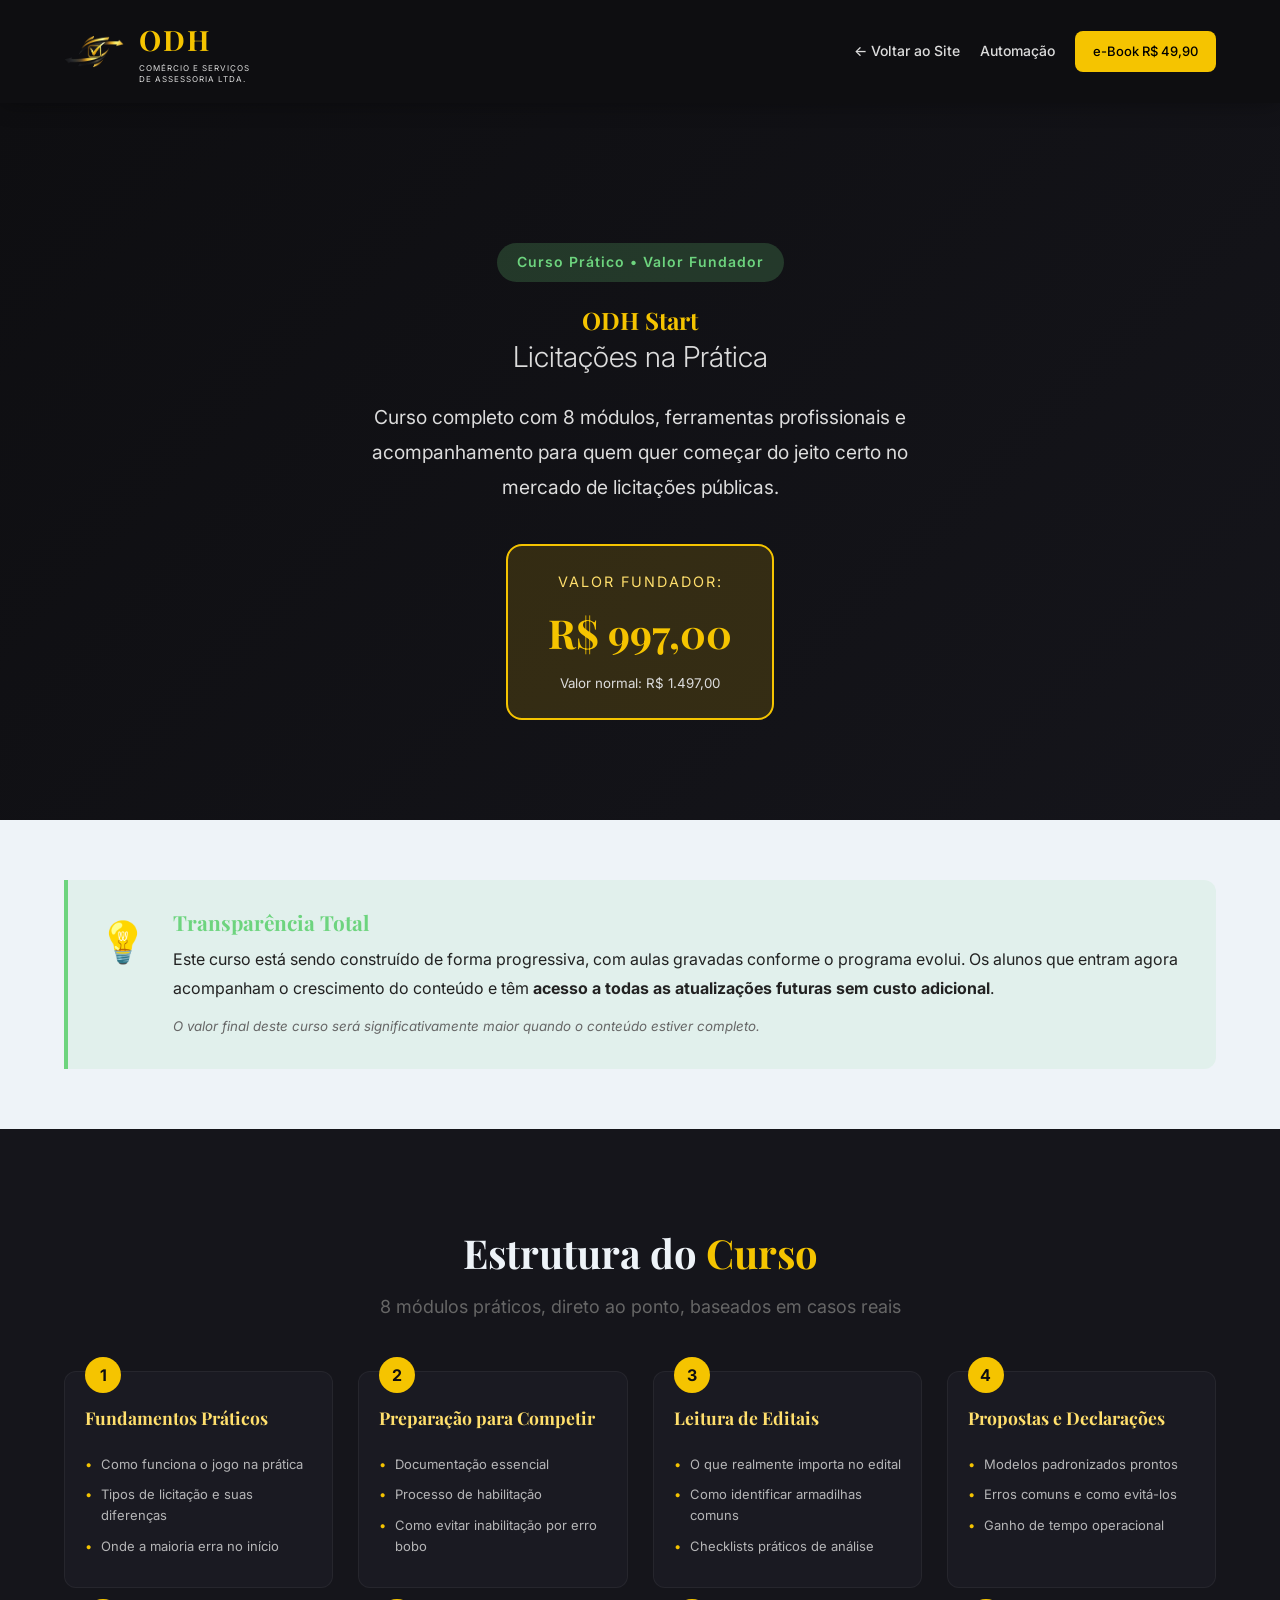
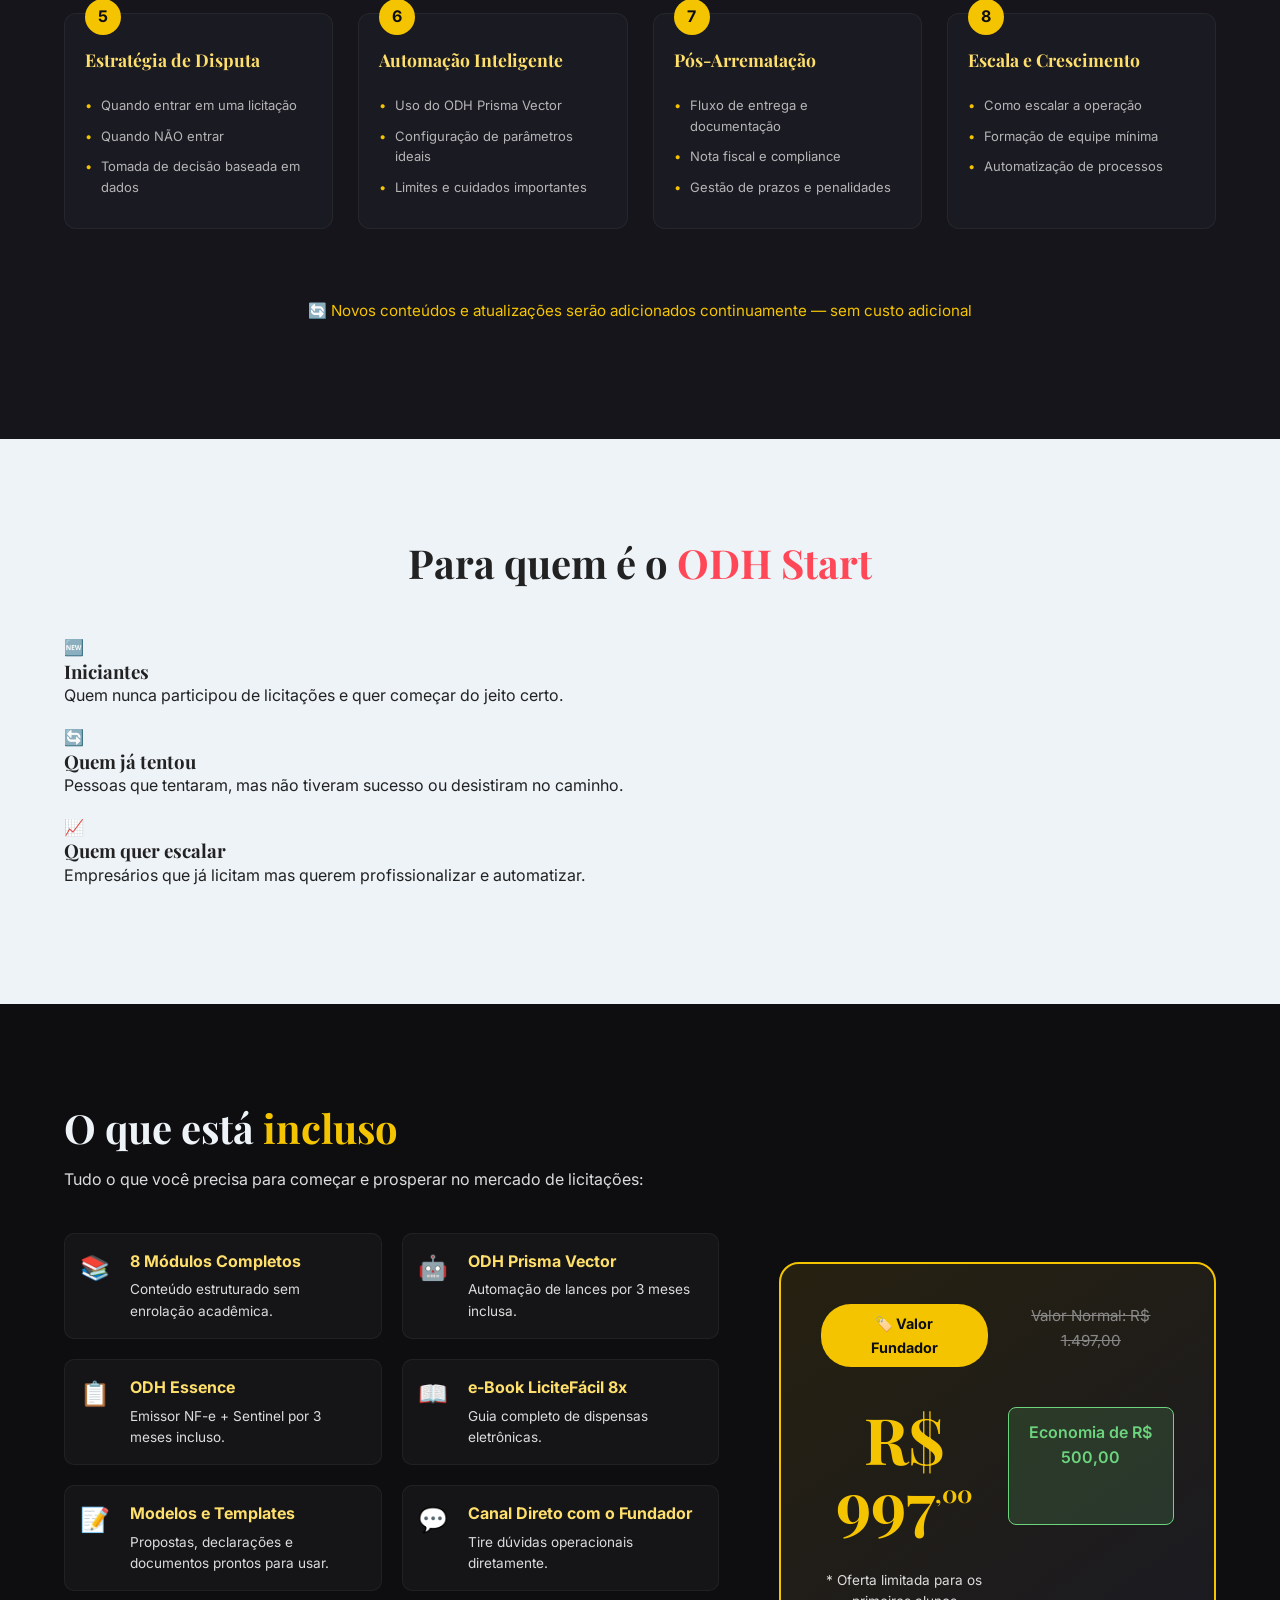
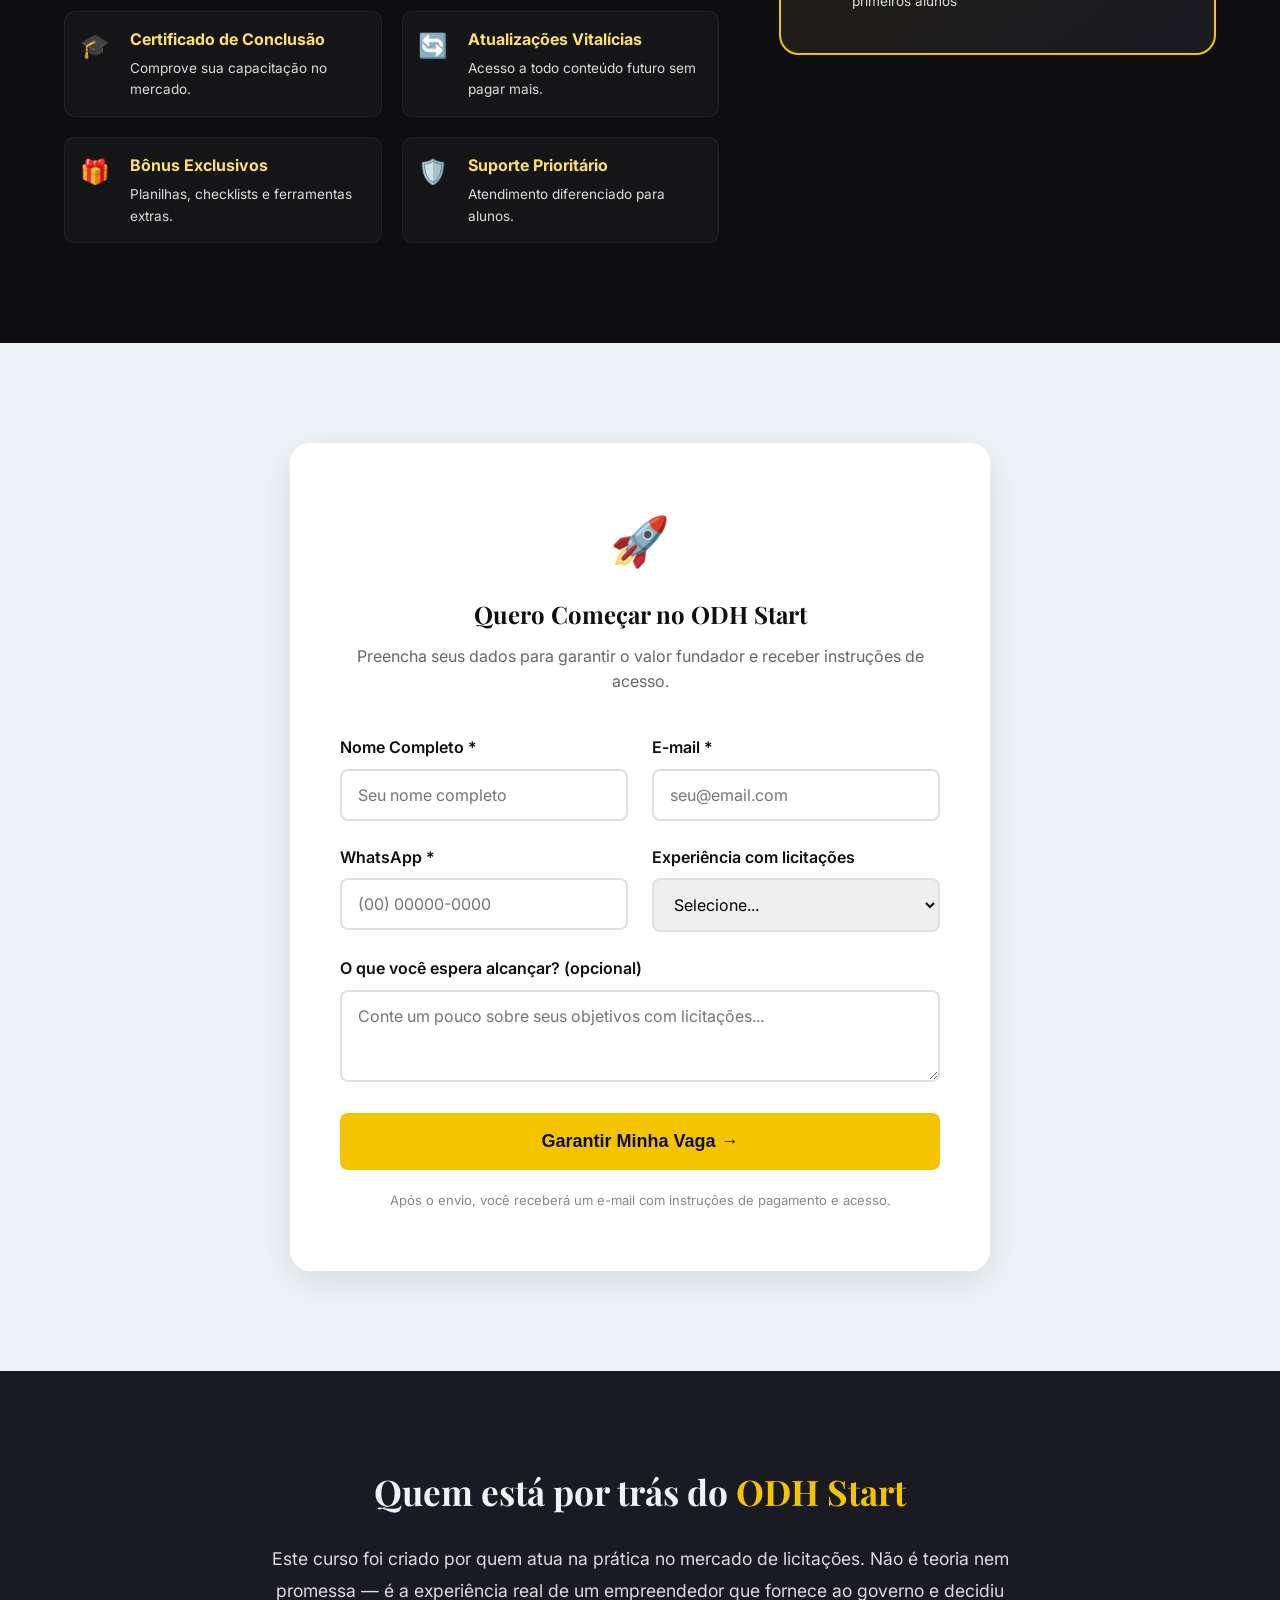
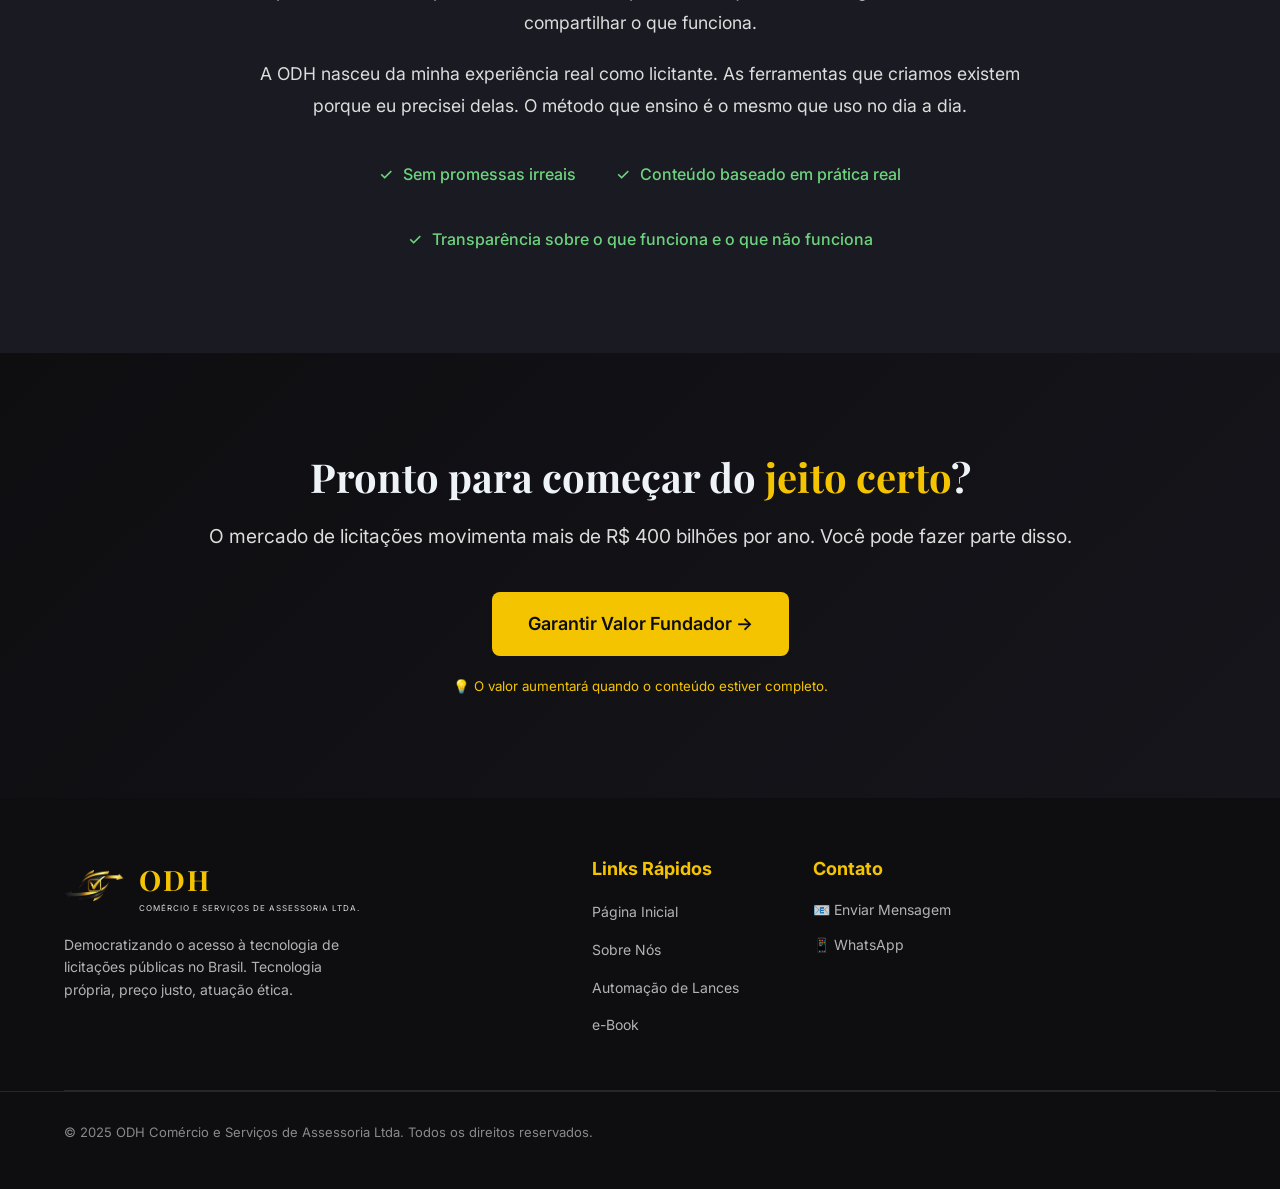
<file: odh-start.html>
<!DOCTYPE html>
<html lang="pt-BR">
<head>
  <meta charset="UTF-8" />
  <meta name="viewport" content="width=device-width, initial-scale=1.0" />
  <meta name="description" content="ODH Start - Curso prático de licitações com aulas gravadas e acompanhamento direto do fundador. Comece do jeito certo no mercado de licitações públicas." />
  <meta name="keywords" content="curso licitações, ODH Start, licitações na prática, como licitar, pregão eletrônico curso" />
  <meta name="robots" content="index, follow" />
  <title>ODH Start | Licitações na Prática</title>
  
  <!-- Google Analytics (gtag.js) -->
  <script async src="https://www.googletagmanager.com/gtag/js?id=G-39B1SR28GG"></script>
  <script>
    window.dataLayer = window.dataLayer || [];
    function gtag(){dataLayer.push(arguments);}
    gtag('js', new Date());
    gtag('config', 'G-39B1SR28GG');
  </script>
  <link rel="stylesheet" href="css/main.css" />
  <link rel="preconnect" href="https://fonts.googleapis.com">
  <link rel="preconnect" href="https://fonts.gstatic.com" crossorigin>
  <link href="https://fonts.googleapis.com/css2?family=Playfair+Display:wght@500;600;700&family=Inter:wght@300;400;500;600;700&display=swap" rel="stylesheet">
</head>
<body>

<!-- NAVBAR -->
<header class="navbar">
  <div class="container nav-content">
    <div class="logo-container">
      <a href="index.html" style="display: flex; align-items: center; gap: 15px; text-decoration: none;">
        <img src="assets/img/logo-odh.png" alt="ODH Logo" class="logo-img" />
        <div class="logo-text">
          <span class="logo-main">ODH</span>
          <span class="logo-sub">COMÉRCIO E SERVIÇOS<br>DE ASSESSORIA LTDA.</span>
        </div>
      </a>
    </div>
    <nav class="nav-links">
      <a href="index.html">← Voltar ao Site</a>
      <a href="index.html#automacao">Automação</a>
      <a href="index.html#ebook" class="btn btn-primary btn-dark-text">e-Book R$ 49,90</a>
    </nav>
  </div>
</header>

<!-- HERO ODH START -->
<section class="start-hero">
  <div class="container">
    <div class="start-hero-content">
      <span class="pill green">Curso Prático • Valor Fundador</span>
      <h1><span class="highlight">ODH Start</span></h1>
      <p class="start-tagline">Licitações na Prática</p>
      <p class="start-description">
        Curso completo com 8 módulos, ferramentas profissionais e acompanhamento 
        para quem quer começar do jeito certo no mercado de licitações públicas.
      </p>
      <div class="hero-price-badge">
        <span class="price-label">Valor Fundador:</span>
        <strong class="price-value">R$ 997,00</strong>
        <small>Valor normal: R$ 1.497,00</small>
      </div>
    </div>
  </div>
</section>

<!-- TRANSPARÊNCIA -->
<section class="start-transparency">
  <div class="container">
    <div class="transparency-box">
      <span class="transparency-icon">💡</span>
      <div>
        <h3>Transparência Total</h3>
        <p>
          Este curso está sendo construído de forma progressiva, com aulas gravadas conforme 
          o programa evolui. Os alunos que entram agora acompanham o crescimento do conteúdo 
          e têm <strong>acesso a todas as atualizações futuras sem custo adicional</strong>.
        </p>
        <small>O valor final deste curso será significativamente maior quando o conteúdo estiver completo.</small>
      </div>
    </div>
  </div>
</section>

<!-- MÓDULOS DO CURSO -->
<section class="start-modules">
  <div class="container">
    <div class="section-header center">
      <h2>Estrutura do <span class="highlight">Curso</span></h2>
      <p class="subtitle">8 módulos práticos, direto ao ponto, baseados em casos reais</p>
    </div>

    <div class="modules-grid course-modules-grid">
      <div class="module-card">
        <span class="module-number">1</span>
        <h3>Fundamentos Práticos</h3>
        <ul class="module-topics">
          <li>Como funciona o jogo na prática</li>
          <li>Tipos de licitação e suas diferenças</li>
          <li>Onde a maioria erra no início</li>
        </ul>
      </div>

      <div class="module-card">
        <span class="module-number">2</span>
        <h3>Preparação para Competir</h3>
        <ul class="module-topics">
          <li>Documentação essencial</li>
          <li>Processo de habilitação</li>
          <li>Como evitar inabilitação por erro bobo</li>
        </ul>
      </div>

      <div class="module-card">
        <span class="module-number">3</span>
        <h3>Leitura de Editais</h3>
        <ul class="module-topics">
          <li>O que realmente importa no edital</li>
          <li>Como identificar armadilhas comuns</li>
          <li>Checklists práticos de análise</li>
        </ul>
      </div>

      <div class="module-card">
        <span class="module-number">4</span>
        <h3>Propostas e Declarações</h3>
        <ul class="module-topics">
          <li>Modelos padronizados prontos</li>
          <li>Erros comuns e como evitá-los</li>
          <li>Ganho de tempo operacional</li>
        </ul>
      </div>

      <div class="module-card">
        <span class="module-number">5</span>
        <h3>Estratégia de Disputa</h3>
        <ul class="module-topics">
          <li>Quando entrar em uma licitação</li>
          <li>Quando NÃO entrar</li>
          <li>Tomada de decisão baseada em dados</li>
        </ul>
      </div>

      <div class="module-card">
        <span class="module-number">6</span>
        <h3>Automação Inteligente</h3>
        <ul class="module-topics">
          <li>Uso do ODH Prisma Vector</li>
          <li>Configuração de parâmetros ideais</li>
          <li>Limites e cuidados importantes</li>
        </ul>
      </div>

      <div class="module-card">
        <span class="module-number">7</span>
        <h3>Pós-Arrematação</h3>
        <ul class="module-topics">
          <li>Fluxo de entrega e documentação</li>
          <li>Nota fiscal e compliance</li>
          <li>Gestão de prazos e penalidades</li>
        </ul>
      </div>

      <div class="module-card">
        <span class="module-number">8</span>
        <h3>Escala e Crescimento</h3>
        <ul class="module-topics">
          <li>Como escalar a operação</li>
          <li>Formação de equipe mínima</li>
          <li>Automatização de processos</li>
        </ul>
      </div>
    </div>

    <p class="modules-note">🔄 Novos conteúdos e atualizações serão adicionados continuamente — sem custo adicional</p>
  </div>
</section>

<!-- PARA QUEM É -->
<section class="start-audience">
  <div class="container">
    <div class="section-header center">
      <h2>Para quem é o <span class="highlight-red">ODH Start</span></h2>
    </div>

    <div class="audience-grid">
      <div class="audience-card">
        <span class="audience-icon">🆕</span>
        <h3>Iniciantes</h3>
        <p>Quem nunca participou de licitações e quer começar do jeito certo.</p>
      </div>

      <div class="audience-card">
        <span class="audience-icon">🔄</span>
        <h3>Quem já tentou</h3>
        <p>Pessoas que tentaram, mas não tiveram sucesso ou desistiram no caminho.</p>
      </div>

      <div class="audience-card">
        <span class="audience-icon">📈</span>
        <h3>Quem quer escalar</h3>
        <p>Empresários que já licitam mas querem profissionalizar e automatizar.</p>
      </div>
    </div>
  </div>
</section>

<!-- O QUE ESTÁ INCLUSO -->
<section class="start-includes">
  <div class="container">
    <div class="includes-grid">
      <div class="includes-content">
        <h2>O que está <span class="highlight">incluso</span></h2>
        <p>Tudo o que você precisa para começar e prosperar no mercado de licitações:</p>

        <div class="includes-list included-grid">
          <div class="include-item">
            <span class="include-icon">📚</span>
            <div>
              <strong>8 Módulos Completos</strong>
              <p>Conteúdo estruturado sem enrolação acadêmica.</p>
            </div>
          </div>

          <div class="include-item">
            <span class="include-icon">🤖</span>
            <div>
              <strong>ODH Prisma Vector</strong>
              <p>Automação de lances por 3 meses inclusa.</p>
            </div>
          </div>

          <div class="include-item">
            <span class="include-icon">📋</span>
            <div>
              <strong>ODH Essence</strong>
              <p>Emissor NF-e + Sentinel por 3 meses incluso.</p>
            </div>
          </div>

          <div class="include-item">
            <span class="include-icon">📖</span>
            <div>
              <strong>e-Book LiciteFácil 8x</strong>
              <p>Guia completo de dispensas eletrônicas.</p>
            </div>
          </div>

          <div class="include-item">
            <span class="include-icon">📝</span>
            <div>
              <strong>Modelos e Templates</strong>
              <p>Propostas, declarações e documentos prontos para usar.</p>
            </div>
          </div>

          <div class="include-item">
            <span class="include-icon">💬</span>
            <div>
              <strong>Canal Direto com o Fundador</strong>
              <p>Tire dúvidas operacionais diretamente.</p>
            </div>
          </div>

          <div class="include-item">
            <span class="include-icon">🎓</span>
            <div>
              <strong>Certificado de Conclusão</strong>
              <p>Comprove sua capacitação no mercado.</p>
            </div>
          </div>

          <div class="include-item">
            <span class="include-icon">🔄</span>
            <div>
              <strong>Atualizações Vitalícias</strong>
              <p>Acesso a todo conteúdo futuro sem pagar mais.</p>
            </div>
          </div>

          <div class="include-item">
            <span class="include-icon">🎁</span>
            <div>
              <strong>Bônus Exclusivos</strong>
              <p>Planilhas, checklists e ferramentas extras.</p>
            </div>
          </div>

          <div class="include-item">
            <span class="include-icon">🛡️</span>
            <div>
              <strong>Suporte Prioritário</strong>
              <p>Atendimento diferenciado para alunos.</p>
            </div>
          </div>
        </div>
      </div>

      <div class="includes-cta">
        <div class="price-card price-comparison">
          <span class="founder-badge">🏷️ Valor Fundador</span>
          <p class="price-original">Valor Normal: <s>R$ 1.497,00</s></p>
          <p class="price-current">R$ 997<sup>,00</sup></p>
          
          <div class="price-savings">
            <span>Economia de R$ 500,00</span>
          </div>
          <small class="price-note">* Oferta limitada para os primeiros alunos</small>
        </div>
      </div>
    </div>
  </div>
</section>

<!-- FORMULÁRIO DE INSCRIÇÃO -->
<section class="start-signup">
  <div class="container">
    <div class="signup-card">
      <span class="signup-icon">🚀</span>
      <h2>Quero Começar no ODH Start</h2>
      <p>Preencha seus dados para garantir o valor fundador e receber instruções de acesso.</p>
      
      <form id="startForm" class="signup-form">
        <div class="form-row">
          <div class="form-group">
            <label for="start-name">Nome Completo *</label>
            <input type="text" id="start-name" name="nome" required placeholder="Seu nome completo" />
          </div>
          <div class="form-group">
            <label for="start-email">E-mail *</label>
            <input type="email" id="start-email" name="email" required placeholder="seu@email.com" />
          </div>
        </div>
        <div class="form-row">
          <div class="form-group">
            <label for="start-whatsapp">WhatsApp *</label>
            <input type="tel" id="start-whatsapp" name="whatsapp" required placeholder="(00) 00000-0000" />
          </div>
          <div class="form-group">
            <label for="start-experiencia">Experiência com licitações</label>
            <select id="start-experiencia" name="experiencia">
              <option value="">Selecione...</option>
              <option value="nenhuma">Nunca participei</option>
              <option value="iniciante">Já tentei, sem sucesso</option>
              <option value="intermediario">Já venci algumas</option>
              <option value="experiente">Licito regularmente</option>
            </select>
          </div>
        </div>

        <div class="form-group">
          <label for="start-objetivo">O que você espera alcançar? (opcional)</label>
          <textarea id="start-objetivo" name="objetivo" rows="3" 
            placeholder="Conte um pouco sobre seus objetivos com licitações..."></textarea>
        </div>

        <button type="submit" class="btn btn-primary large full-width">Garantir Minha Vaga →</button>
        <small class="form-note">Após o envio, você receberá um e-mail com instruções de pagamento e acesso.</small>
      </form>

      <div id="startSuccess" class="success-message" style="display: none;">
        <span class="success-icon">✅</span>
        <h3>Inscrição recebida!</h3>
        <p>Você receberá um e-mail com instruções de pagamento e acesso ao ODH Start.</p>
        <a href="index.html" class="btn btn-outline">Voltar ao Site</a>
      </div>
    </div>
  </div>
</section>

<!-- SOBRE O FUNDADOR -->
<section class="start-founder">
  <div class="container">
    <div class="founder-content">
      <h2>Quem está por trás do <span class="highlight">ODH Start</span></h2>
      <p>
        Este curso foi criado por quem atua na prática no mercado de licitações. 
        Não é teoria nem promessa — é a experiência real de um empreendedor que fornece ao governo 
        e decidiu compartilhar o que funciona.
      </p>
      <p>
        A ODH nasceu da minha experiência real como licitante. As ferramentas que 
        criamos existem porque eu precisei delas. O método que ensino é o mesmo 
        que uso no dia a dia.
      </p>
      <div class="founder-values">
        <div class="value-item">
          <span>✓</span>
          <span>Sem promessas irreais</span>
        </div>
        <div class="value-item">
          <span>✓</span>
          <span>Conteúdo baseado em prática real</span>
        </div>
        <div class="value-item">
          <span>✓</span>
          <span>Transparência sobre o que funciona e o que não funciona</span>
        </div>
      </div>
    </div>
  </div>
</section>

<!-- CTA FINAL -->
<section class="start-final-cta">
  <div class="container">
    <h2>Pronto para começar do <span class="highlight">jeito certo</span>?</h2>
    <p>O mercado de licitações movimenta mais de R$ 400 bilhões por ano. Você pode fazer parte disso.</p>
    <a href="#startForm" class="btn btn-primary large" onclick="document.getElementById('start-name').focus(); return false;">Garantir Valor Fundador →</a>
    <small>💡 O valor aumentará quando o conteúdo estiver completo.</small>
  </div>
</section>

<!-- FOOTER -->
<footer class="footer">
  <div class="container footer-content">
    <div class="footer-brand">
      <div class="logo-container">
        <img src="assets/img/logo-odh.png" alt="ODH Logo" class="logo-img" />
        <div class="logo-text">
          <span class="logo-main">ODH</span>
          <span class="logo-sub">COMÉRCIO E SERVIÇOS DE ASSESSORIA LTDA.</span>
        </div>
      </div>
      <p class="footer-tagline">
        Democratizando o acesso à tecnologia de licitações públicas no Brasil. 
        Tecnologia própria, preço justo, atuação ética.
      </p>
    </div>

    <div class="footer-links">
      <div class="footer-col">
        <h4>Links Rápidos</h4>
        <ul>
          <li><a href="index.html">Página Inicial</a></li>
          <li><a href="index.html#sobre">Sobre Nós</a></li>
          <li><a href="index.html#automacao">Automação de Lances</a></li>
          <li><a href="index.html#ebook">e-Book</a></li>
        </ul>
      </div>

      <div class="footer-col">
        <h4>Contato</h4>
        <ul class="contact-info">
          <li><a href="contato.html" title="Fale Conosco">📧 Enviar Mensagem</a></li>
          <li><a href="https://wa.me/5584999999999" target="_blank" rel="noopener" title="WhatsApp">📱 WhatsApp</a></li>
        </ul>
      </div>
    </div>
  </div>

  <div class="footer-bottom">
    <div class="container">
      <p>© 2025 ODH Comércio e Serviços de Assessoria Ltda. Todos os direitos reservados.</p>
    </div>
  </div>
</footer>

<script>
// Salvar leads do ODH Start
document.getElementById('startForm').addEventListener('submit', function(e) {
  e.preventDefault();
  
  const formData = {
    nome: document.getElementById('start-name').value,
    email: document.getElementById('start-email').value,
    whatsapp: document.getElementById('start-whatsapp').value,
    experiencia: document.getElementById('start-experiencia').value,
    objetivo: document.getElementById('start-objetivo').value,
    produto: 'ODH Start',
    valor: 997,
    data: new Date().toISOString()
  };
  
  // Salvar no localStorage
  let leads = JSON.parse(localStorage.getItem('odh_leads_start') || '[]');
  leads.push(formData);
  localStorage.setItem('odh_leads_start', JSON.stringify(leads));
  
  // Mostrar mensagem de sucesso
  document.getElementById('startForm').style.display = 'none';
  document.getElementById('startSuccess').style.display = 'block';
  
  // Scroll para o topo da mensagem
  document.getElementById('startSuccess').scrollIntoView({ behavior: 'smooth' });
});
</script>
</body>
</html>
</file>
<file: css/main.css>
/**
 * @fileoverview Entrada principal do CSS modular
 * @description Importa todos os módulos CSS na ordem correta
 * 
 * Arquitetura modular seguindo:
 * - SOLID: Cada arquivo tem uma responsabilidade única
 * - DRY: Componentes reutilizáveis centralizados
 * - OCP: Aberto para extensão, fechado para modificação
 * 
 * Estrutura:
 * /css
 *   ├── main.css        - Este arquivo (imports)
 *   ├── variables.css   - Design tokens
 *   ├── base.css        - Reset e estilos base
 *   ├── components.css  - Componentes reutilizáveis
 *   ├── layout.css      - Navbar, Footer, Grids
 *   ├── responsive.css  - Media queries
 *   ├── sections/       - Seções da homepage
 *   │   ├── hero.css
 *   │   ├── about.css
 *   │   ├── argumentos.css
 *   │   ├── robot.css
 *   │   ├── ebook.css
 *   │   ├── odhstart.css
 *   │   ├── assessoria.css
 *   │   ├── cta-footer.css
 *   │   └── emissor.css
 *   └── pages/          - Páginas específicas
 *       ├── essencia.css
 *       ├── contato.css
 *       └── odhstart.css
 */

/* ===================================
   1. VARIÁVEIS (deve vir primeiro)
   =================================== */
@import url('./variables.css');

/* ===================================
   2. BASE E RESET
   =================================== */
@import url('./base.css');

/* ===================================
   3. COMPONENTES REUTILIZÁVEIS
   =================================== */
@import url('./components.css');

/* ===================================
   4. LAYOUT ESTRUTURAL
   =================================== */
@import url('./layout.css');

/* ===================================
   5. SEÇÕES DA HOMEPAGE
   =================================== */
@import url('./sections/hero.css');
@import url('./sections/about.css');
@import url('./sections/argumentos.css');
@import url('./sections/robot.css');
@import url('./sections/ebook.css');
@import url('./sections/autor.css');
@import url('./sections/odhstart.css');
@import url('./sections/assessoria.css');
@import url('./sections/cta-footer.css');
@import url('./sections/emissor.css');
@import url('./sections/free-material.css');

/* ===================================
   6. PÁGINAS ESPECÍFICAS
   =================================== */
@import url('./pages/essencia.css');
@import url('./pages/contato.css');
@import url('./pages/odhstart.css');
@import url('./pages/download.css');

/* ===================================
   7. RESPONSIVIDADE (deve vir por último)
   =================================== */
@import url('./responsive.css');
</file>
